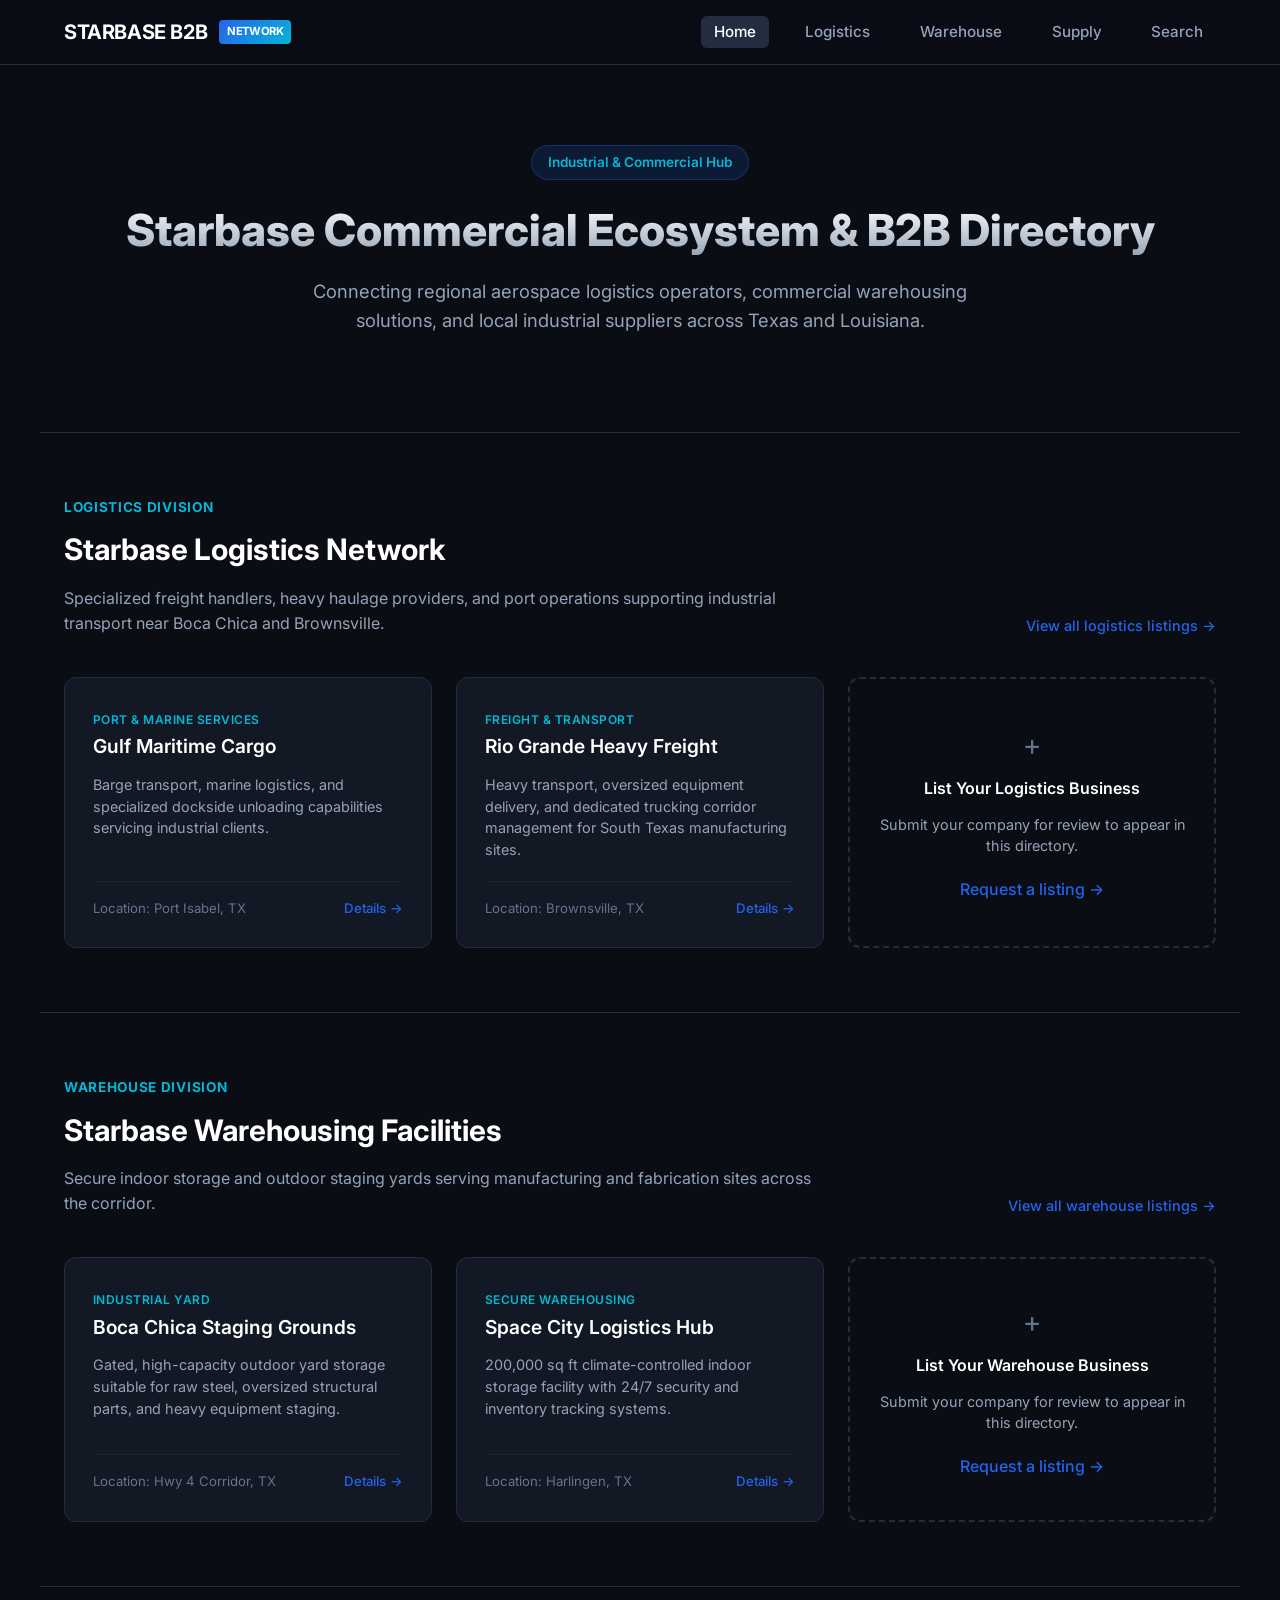
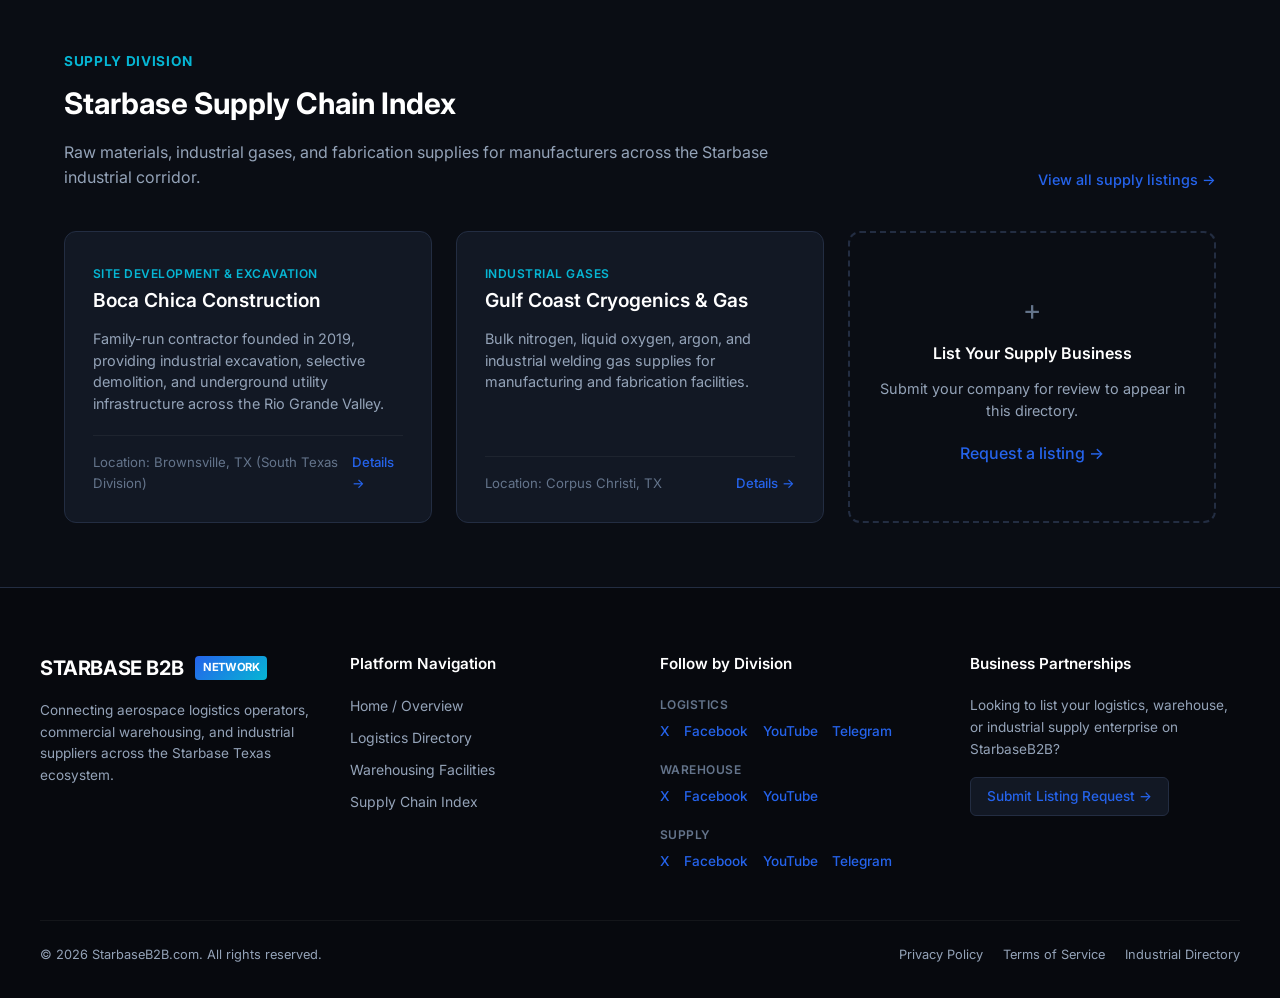
<file: index.html>
<!DOCTYPE html><html lang="en"> <head><meta charset="UTF-8"><meta name="viewport" content="width=device-width, initial-scale=1.0"><title>Starbase B2B — Industrial Supply Chain &amp; Business Network</title><meta name="description" content="Connecting regional aerospace logistics operators, commercial warehousing solutions, and local industrial suppliers across Texas and Louisiana."><link rel="canonical" href="https://starbaseb2b.com/"><meta property="og:type" content="website"><meta property="og:title" content="Starbase B2B — Industrial Supply Chain &#38; Business Network"><meta property="og:description" content="Connecting regional aerospace logistics operators, commercial warehousing solutions, and local industrial suppliers across Texas and Louisiana."><meta property="og:url" content="https://starbaseb2b.com/"><link rel="icon" href="data:image/svg+xml,%3Csvg xmlns='http://www.w3.org/2000/svg' viewBox='0 0 32 32'%3E%3Crect width='32' height='32' rx='6' fill='%230a0d14'/%3E%3Cdefs%3E%3ClinearGradient id='g' x1='0' y1='0' x2='32' y2='32'%3E%3Cstop offset='0' stop-color='%232563eb'/%3E%3Cstop offset='1' stop-color='%2306b6d4'/%3E%3C/linearGradient%3E%3C/defs%3E%3Ctext x='16' y='22' font-family='Arial,sans-serif' font-weight='700' font-size='15' fill='url(%23g)' text-anchor='middle'%3ESB%3C/text%3E%3C/svg%3E"><link rel="preconnect" href="https://fonts.googleapis.com"><link rel="preconnect" href="https://fonts.gstatic.com" crossorigin><link href="https://fonts.googleapis.com/css2?family=Inter:wght@300;400;500;600;700&display=swap" rel="stylesheet"><link rel="stylesheet" href="/_astro/index.CBoNeMst.css"></head> <body> <header> <div class="nav-container"> <a href="/" class="brand">
STARBASE B2B
<span class="brand-badge">NETWORK</span> </a> <nav> <ul> <li><a href="/" class="active">Home</a></li> <li><a href="/logistics/" class="">Logistics</a></li> <li><a href="/warehouse/" class="">Warehouse</a></li> <li><a href="/supply/" class="">Supply</a></li> <li><a href="/search/" class="">Search</a></li> </ul> </nav> </div> </header> <main data-pagefind-body>  <section class="hero"> <span class="hero-badge">Industrial &amp; Commercial Hub</span> <h1>Starbase Commercial Ecosystem &amp; B2B Directory</h1> <p>Connecting regional aerospace logistics operators, commercial warehousing solutions, and local industrial suppliers across Texas and Louisiana.</p> </section> <section class="content-section" id="logistics"> <div class="section-header"> <div> <span class="section-tag">Logistics Division</span> <h2 class="section-title">Starbase Logistics Network</h2> <p class="section-desc">Specialized freight handlers, heavy haulage providers, and port operations supporting industrial transport near Boca Chica and Brownsville.</p> </div> <a href="/logistics/" class="section-link">View all logistics listings &rarr;</a> </div> <div class="enterprise-grid"> <a href="/logistics/gulf-maritime-cargo/" class="card"> <div> <span class="card-category">Port &amp; Marine Services</span> <h3 class="card-title">Gulf Maritime Cargo</h3> <p class="card-text">Barge transport, marine logistics, and specialized dockside unloading capabilities servicing industrial clients.</p> </div> <div class="card-meta"> <span>Location: Port Isabel, TX</span> <span class="card-link">Details &rarr;</span> </div> </a><a href="/logistics/rio-grande-heavy-freight/" class="card"> <div> <span class="card-category">Freight &amp; Transport</span> <h3 class="card-title">Rio Grande Heavy Freight</h3> <p class="card-text">Heavy transport, oversized equipment delivery, and dedicated trucking corridor management for South Texas manufacturing sites.</p> </div> <div class="card-meta"> <span>Location: Brownsville, TX</span> <span class="card-link">Details &rarr;</span> </div> </a> <div class="card card-placeholder"> <div class="placeholder-icon">+</div> <h3 class="card-title" style="font-size: 1rem;">List Your Logistics Business</h3> <p class="card-text">Submit your company for review to appear in this directory.</p> <a href="mailto:contact@starbaseb2b.com?subject=Logistics%20Listing%20Request" class="card-link">Request a listing &rarr;</a> </div> </div> </section> <section class="content-section" id="warehouse"> <div class="section-header"> <div> <span class="section-tag">Warehouse Division</span> <h2 class="section-title">Starbase Warehousing Facilities</h2> <p class="section-desc">Secure indoor storage and outdoor staging yards serving manufacturing and fabrication sites across the corridor.</p> </div> <a href="/warehouse/" class="section-link">View all warehouse listings &rarr;</a> </div> <div class="enterprise-grid"> <a href="/warehouse/boca-chica-staging-grounds/" class="card"> <div> <span class="card-category">Industrial Yard</span> <h3 class="card-title">Boca Chica Staging Grounds</h3> <p class="card-text">Gated, high-capacity outdoor yard storage suitable for raw steel, oversized structural parts, and heavy equipment staging.</p> </div> <div class="card-meta"> <span>Location: Hwy 4 Corridor, TX</span> <span class="card-link">Details &rarr;</span> </div> </a><a href="/warehouse/space-city-logistics-hub/" class="card"> <div> <span class="card-category">Secure Warehousing</span> <h3 class="card-title">Space City Logistics Hub</h3> <p class="card-text">200,000 sq ft climate-controlled indoor storage facility with 24/7 security and inventory tracking systems.</p> </div> <div class="card-meta"> <span>Location: Harlingen, TX</span> <span class="card-link">Details &rarr;</span> </div> </a> <div class="card card-placeholder"> <div class="placeholder-icon">+</div> <h3 class="card-title" style="font-size: 1rem;">List Your Warehouse Business</h3> <p class="card-text">Submit your company for review to appear in this directory.</p> <a href="mailto:contact@starbaseb2b.com?subject=Warehouse%20Listing%20Request" class="card-link">Request a listing &rarr;</a> </div> </div> </section> <section class="content-section" id="supply"> <div class="section-header"> <div> <span class="section-tag">Supply Division</span> <h2 class="section-title">Starbase Supply Chain Index</h2> <p class="section-desc">Raw materials, industrial gases, and fabrication supplies for manufacturers across the Starbase industrial corridor.</p> </div> <a href="/supply/" class="section-link">View all supply listings &rarr;</a> </div> <div class="enterprise-grid"> <a href="/supply/boca-chica-construction/" class="card"> <div> <span class="card-category">Site Development &amp; Excavation</span> <h3 class="card-title">Boca Chica Construction</h3> <p class="card-text">Family-run contractor founded in 2019, providing industrial excavation, selective demolition, and underground utility infrastructure across the Rio Grande Valley.</p> </div> <div class="card-meta"> <span>Location: Brownsville, TX (South Texas Division)</span> <span class="card-link">Details &rarr;</span> </div> </a><a href="/supply/gulf-coast-cryogenics-gas/" class="card"> <div> <span class="card-category">Industrial Gases</span> <h3 class="card-title">Gulf Coast Cryogenics &amp; Gas</h3> <p class="card-text">Bulk nitrogen, liquid oxygen, argon, and industrial welding gas supplies for manufacturing and fabrication facilities.</p> </div> <div class="card-meta"> <span>Location: Corpus Christi, TX</span> <span class="card-link">Details &rarr;</span> </div> </a> <div class="card card-placeholder"> <div class="placeholder-icon">+</div> <h3 class="card-title" style="font-size: 1rem;">List Your Supply Business</h3> <p class="card-text">Submit your company for review to appear in this directory.</p> <a href="mailto:contact@starbaseb2b.com?subject=Supply%20Listing%20Request" class="card-link">Request a listing &rarr;</a> </div> </div> </section>  </main> <footer> <div class="footer-grid"> <div> <a href="/" class="brand" style="margin-bottom: 1rem;">
STARBASE B2B
<span class="brand-badge">NETWORK</span> </a> <p class="footer-brand-desc">
Connecting aerospace logistics operators, commercial warehousing, and industrial suppliers across the Starbase Texas ecosystem.
</p> </div> <div> <h4 class="footer-heading">Platform Navigation</h4> <ul class="footer-list"> <li><a href="/">Home / Overview</a></li> <li><a href="/logistics/">Logistics Directory</a></li> <li><a href="/warehouse/">Warehousing Facilities</a></li> <li><a href="/supply/">Supply Chain Index</a></li> </ul> </div> <div> <h4 class="footer-heading">Follow by Division</h4> <div class="footer-social-group"> <span class="footer-social-label">Logistics</span> <div class="footer-social-links"> <a href="https://x.com/StarbaseLogi" target="_blank" rel="noopener">X</a> <a href="https://facebook.com/StarbaseLogi" target="_blank" rel="noopener">Facebook</a> <a href="https://youtube.com/@StarbaseLogi" target="_blank" rel="noopener">YouTube</a> <a href="https://t.me/StarbaseLogi" target="_blank" rel="noopener">Telegram</a> </div> </div> <div class="footer-social-group"> <span class="footer-social-label">Warehouse</span> <div class="footer-social-links"> <a href="https://x.com/StarbaseWarehouse" target="_blank" rel="noopener">X</a> <a href="https://facebook.com/StarbaseWarehouse" target="_blank" rel="noopener">Facebook</a> <a href="https://youtube.com/@StarbaseWarehouse" target="_blank" rel="noopener">YouTube</a> </div> </div> <div class="footer-social-group"> <span class="footer-social-label">Supply</span> <div class="footer-social-links"> <a href="https://x.com/StarbaseSupply" target="_blank" rel="noopener">X</a> <a href="https://facebook.com/StarbaseSupply" target="_blank" rel="noopener">Facebook</a> <a href="https://youtube.com/@StarbaseSupply" target="_blank" rel="noopener">YouTube</a> <a href="https://t.me/StarbaseSupply" target="_blank" rel="noopener">Telegram</a> </div> </div> </div> <div> <h4 class="footer-heading">Business Partnerships</h4> <p class="footer-brand-desc" style="margin-top: 0; margin-bottom: 1rem;">
Looking to list your logistics, warehouse, or industrial supply enterprise on StarbaseB2B?
</p> <a href="mailto:contact@starbaseb2b.com?subject=Business%20Partnership%20Inquiry" class="footer-cta-btn">
Submit Listing Request &rarr;
</a> </div> </div> <div class="footer-bottom"> <div>&copy; 2026 StarbaseB2B.com. All rights reserved.</div> <div class="footer-links"> <a href="/privacy/">Privacy Policy</a> <a href="/terms/">Terms of Service</a> <a href="/logistics/">Industrial Directory</a> </div> </div> </footer> </body></html>
</file>
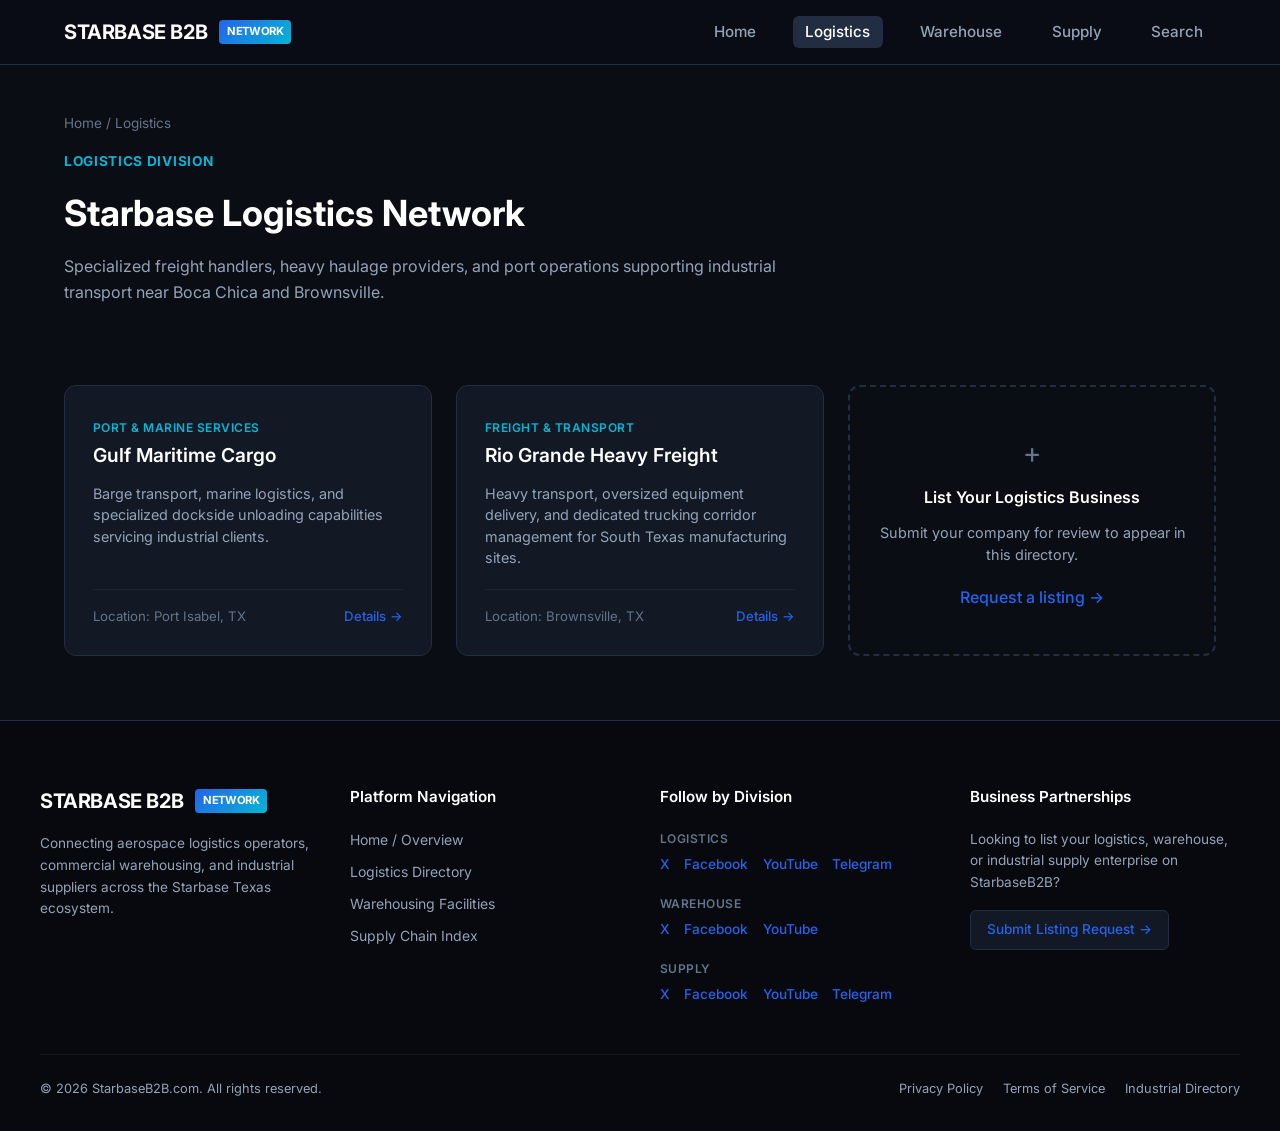
<file: logistics/index.html>
<!DOCTYPE html><html lang="en"> <head><meta charset="UTF-8"><meta name="viewport" content="width=device-width, initial-scale=1.0"><title>Logistics Directory — Starbase B2B</title><meta name="description" content="Freight handlers, heavy haulage providers, and port operations supporting industrial transport near Boca Chica and Brownsville, Texas."><link rel="canonical" href="https://starbaseb2b.com/logistics/"><meta property="og:type" content="website"><meta property="og:title" content="Logistics Directory — Starbase B2B"><meta property="og:description" content="Freight handlers, heavy haulage providers, and port operations supporting industrial transport near Boca Chica and Brownsville, Texas."><meta property="og:url" content="https://starbaseb2b.com/logistics/"><link rel="icon" href="data:image/svg+xml,%3Csvg xmlns='http://www.w3.org/2000/svg' viewBox='0 0 32 32'%3E%3Crect width='32' height='32' rx='6' fill='%230a0d14'/%3E%3Cdefs%3E%3ClinearGradient id='g' x1='0' y1='0' x2='32' y2='32'%3E%3Cstop offset='0' stop-color='%232563eb'/%3E%3Cstop offset='1' stop-color='%2306b6d4'/%3E%3C/linearGradient%3E%3C/defs%3E%3Ctext x='16' y='22' font-family='Arial,sans-serif' font-weight='700' font-size='15' fill='url(%23g)' text-anchor='middle'%3ESB%3C/text%3E%3C/svg%3E"><link rel="preconnect" href="https://fonts.googleapis.com"><link rel="preconnect" href="https://fonts.gstatic.com" crossorigin><link href="https://fonts.googleapis.com/css2?family=Inter:wght@300;400;500;600;700&display=swap" rel="stylesheet"><link rel="stylesheet" href="/_astro/index.CBoNeMst.css"></head> <body> <header> <div class="nav-container"> <a href="/" class="brand">
STARBASE B2B
<span class="brand-badge">NETWORK</span> </a> <nav> <ul> <li><a href="/" class="">Home</a></li> <li><a href="/logistics/" class="active">Logistics</a></li> <li><a href="/warehouse/" class="">Warehouse</a></li> <li><a href="/supply/" class="">Supply</a></li> <li><a href="/search/" class="">Search</a></li> </ul> </nav> </div> </header> <main data-pagefind-body>  <div class="page-header"> <div class="breadcrumb"><a href="/">Home</a> / Logistics</div> <span class="section-tag">Logistics Division</span> <h1 class="section-title" style="font-size: 2.25rem;">Starbase Logistics Network</h1> <p class="section-desc">Specialized freight handlers, heavy haulage providers, and port operations supporting industrial transport near Boca Chica and Brownsville.</p> </div> <section class="content-section" style="border-top: none;"> <div class="enterprise-grid"> <a href="/logistics/gulf-maritime-cargo/" class="card"> <div> <span class="card-category">Port &amp; Marine Services</span> <h3 class="card-title">Gulf Maritime Cargo</h3> <p class="card-text">Barge transport, marine logistics, and specialized dockside unloading capabilities servicing industrial clients.</p> </div> <div class="card-meta"> <span>Location: Port Isabel, TX</span> <span class="card-link">Details &rarr;</span> </div> </a><a href="/logistics/rio-grande-heavy-freight/" class="card"> <div> <span class="card-category">Freight &amp; Transport</span> <h3 class="card-title">Rio Grande Heavy Freight</h3> <p class="card-text">Heavy transport, oversized equipment delivery, and dedicated trucking corridor management for South Texas manufacturing sites.</p> </div> <div class="card-meta"> <span>Location: Brownsville, TX</span> <span class="card-link">Details &rarr;</span> </div> </a> <div class="card card-placeholder"> <div class="placeholder-icon">+</div> <h3 class="card-title" style="font-size: 1rem;">List Your Logistics Business</h3> <p class="card-text">Submit your company for review to appear in this directory.</p> <a href="mailto:contact@starbaseb2b.com?subject=Logistics%20Listing%20Request" class="card-link">Request a listing &rarr;</a> </div> </div> </section>  </main> <footer> <div class="footer-grid"> <div> <a href="/" class="brand" style="margin-bottom: 1rem;">
STARBASE B2B
<span class="brand-badge">NETWORK</span> </a> <p class="footer-brand-desc">
Connecting aerospace logistics operators, commercial warehousing, and industrial suppliers across the Starbase Texas ecosystem.
</p> </div> <div> <h4 class="footer-heading">Platform Navigation</h4> <ul class="footer-list"> <li><a href="/">Home / Overview</a></li> <li><a href="/logistics/">Logistics Directory</a></li> <li><a href="/warehouse/">Warehousing Facilities</a></li> <li><a href="/supply/">Supply Chain Index</a></li> </ul> </div> <div> <h4 class="footer-heading">Follow by Division</h4> <div class="footer-social-group"> <span class="footer-social-label">Logistics</span> <div class="footer-social-links"> <a href="https://x.com/StarbaseLogi" target="_blank" rel="noopener">X</a> <a href="https://facebook.com/StarbaseLogi" target="_blank" rel="noopener">Facebook</a> <a href="https://youtube.com/@StarbaseLogi" target="_blank" rel="noopener">YouTube</a> <a href="https://t.me/StarbaseLogi" target="_blank" rel="noopener">Telegram</a> </div> </div> <div class="footer-social-group"> <span class="footer-social-label">Warehouse</span> <div class="footer-social-links"> <a href="https://x.com/StarbaseWarehouse" target="_blank" rel="noopener">X</a> <a href="https://facebook.com/StarbaseWarehouse" target="_blank" rel="noopener">Facebook</a> <a href="https://youtube.com/@StarbaseWarehouse" target="_blank" rel="noopener">YouTube</a> </div> </div> <div class="footer-social-group"> <span class="footer-social-label">Supply</span> <div class="footer-social-links"> <a href="https://x.com/StarbaseSupply" target="_blank" rel="noopener">X</a> <a href="https://facebook.com/StarbaseSupply" target="_blank" rel="noopener">Facebook</a> <a href="https://youtube.com/@StarbaseSupply" target="_blank" rel="noopener">YouTube</a> <a href="https://t.me/StarbaseSupply" target="_blank" rel="noopener">Telegram</a> </div> </div> </div> <div> <h4 class="footer-heading">Business Partnerships</h4> <p class="footer-brand-desc" style="margin-top: 0; margin-bottom: 1rem;">
Looking to list your logistics, warehouse, or industrial supply enterprise on StarbaseB2B?
</p> <a href="mailto:contact@starbaseb2b.com?subject=Business%20Partnership%20Inquiry" class="footer-cta-btn">
Submit Listing Request &rarr;
</a> </div> </div> <div class="footer-bottom"> <div>&copy; 2026 StarbaseB2B.com. All rights reserved.</div> <div class="footer-links"> <a href="/privacy/">Privacy Policy</a> <a href="/terms/">Terms of Service</a> <a href="/logistics/">Industrial Directory</a> </div> </div> </footer> </body></html>
</file>
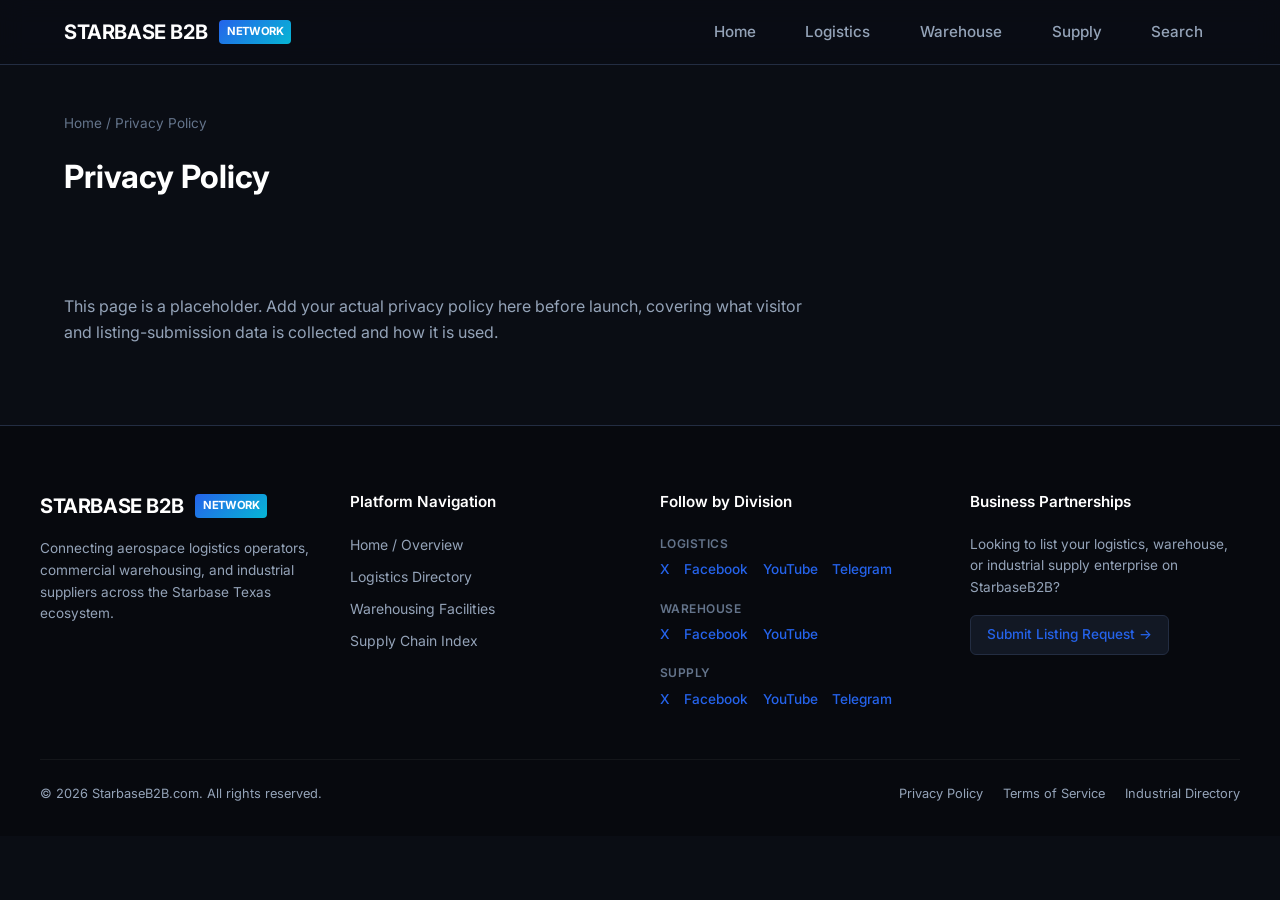
<file: privacy/index.html>
<!DOCTYPE html><html lang="en"> <head><meta charset="UTF-8"><meta name="viewport" content="width=device-width, initial-scale=1.0"><title>Privacy Policy — Starbase B2B</title><meta name="description" content="Privacy policy for the Starbase B2B industrial directory."><link rel="canonical" href="https://starbaseb2b.com/privacy/"><meta property="og:type" content="website"><meta property="og:title" content="Privacy Policy — Starbase B2B"><meta property="og:description" content="Privacy policy for the Starbase B2B industrial directory."><meta property="og:url" content="https://starbaseb2b.com/privacy/"><link rel="icon" href="data:image/svg+xml,%3Csvg xmlns='http://www.w3.org/2000/svg' viewBox='0 0 32 32'%3E%3Crect width='32' height='32' rx='6' fill='%230a0d14'/%3E%3Cdefs%3E%3ClinearGradient id='g' x1='0' y1='0' x2='32' y2='32'%3E%3Cstop offset='0' stop-color='%232563eb'/%3E%3Cstop offset='1' stop-color='%2306b6d4'/%3E%3C/linearGradient%3E%3C/defs%3E%3Ctext x='16' y='22' font-family='Arial,sans-serif' font-weight='700' font-size='15' fill='url(%23g)' text-anchor='middle'%3ESB%3C/text%3E%3C/svg%3E"><link rel="preconnect" href="https://fonts.googleapis.com"><link rel="preconnect" href="https://fonts.gstatic.com" crossorigin><link href="https://fonts.googleapis.com/css2?family=Inter:wght@300;400;500;600;700&display=swap" rel="stylesheet"><link rel="stylesheet" href="/_astro/index.CBoNeMst.css"></head> <body> <header> <div class="nav-container"> <a href="/" class="brand">
STARBASE B2B
<span class="brand-badge">NETWORK</span> </a> <nav> <ul> <li><a href="/" class="">Home</a></li> <li><a href="/logistics/" class="">Logistics</a></li> <li><a href="/warehouse/" class="">Warehouse</a></li> <li><a href="/supply/" class="">Supply</a></li> <li><a href="/search/" class="">Search</a></li> </ul> </nav> </div> </header> <main data-pagefind-body>  <div class="page-header"> <div class="breadcrumb"><a href="/">Home</a> / Privacy Policy</div> <h1 class="section-title" style="font-size: 2rem;">Privacy Policy</h1> </div> <section class="content-section" style="border-top: none;"> <div class="detail-body"> <p>This page is a placeholder. Add your actual privacy policy here before launch, covering what visitor and listing-submission data is collected and how it is used.</p> </div> </section>  </main> <footer> <div class="footer-grid"> <div> <a href="/" class="brand" style="margin-bottom: 1rem;">
STARBASE B2B
<span class="brand-badge">NETWORK</span> </a> <p class="footer-brand-desc">
Connecting aerospace logistics operators, commercial warehousing, and industrial suppliers across the Starbase Texas ecosystem.
</p> </div> <div> <h4 class="footer-heading">Platform Navigation</h4> <ul class="footer-list"> <li><a href="/">Home / Overview</a></li> <li><a href="/logistics/">Logistics Directory</a></li> <li><a href="/warehouse/">Warehousing Facilities</a></li> <li><a href="/supply/">Supply Chain Index</a></li> </ul> </div> <div> <h4 class="footer-heading">Follow by Division</h4> <div class="footer-social-group"> <span class="footer-social-label">Logistics</span> <div class="footer-social-links"> <a href="https://x.com/StarbaseLogi" target="_blank" rel="noopener">X</a> <a href="https://facebook.com/StarbaseLogi" target="_blank" rel="noopener">Facebook</a> <a href="https://youtube.com/@StarbaseLogi" target="_blank" rel="noopener">YouTube</a> <a href="https://t.me/StarbaseLogi" target="_blank" rel="noopener">Telegram</a> </div> </div> <div class="footer-social-group"> <span class="footer-social-label">Warehouse</span> <div class="footer-social-links"> <a href="https://x.com/StarbaseWarehouse" target="_blank" rel="noopener">X</a> <a href="https://facebook.com/StarbaseWarehouse" target="_blank" rel="noopener">Facebook</a> <a href="https://youtube.com/@StarbaseWarehouse" target="_blank" rel="noopener">YouTube</a> </div> </div> <div class="footer-social-group"> <span class="footer-social-label">Supply</span> <div class="footer-social-links"> <a href="https://x.com/StarbaseSupply" target="_blank" rel="noopener">X</a> <a href="https://facebook.com/StarbaseSupply" target="_blank" rel="noopener">Facebook</a> <a href="https://youtube.com/@StarbaseSupply" target="_blank" rel="noopener">YouTube</a> <a href="https://t.me/StarbaseSupply" target="_blank" rel="noopener">Telegram</a> </div> </div> </div> <div> <h4 class="footer-heading">Business Partnerships</h4> <p class="footer-brand-desc" style="margin-top: 0; margin-bottom: 1rem;">
Looking to list your logistics, warehouse, or industrial supply enterprise on StarbaseB2B?
</p> <a href="mailto:contact@starbaseb2b.com?subject=Business%20Partnership%20Inquiry" class="footer-cta-btn">
Submit Listing Request &rarr;
</a> </div> </div> <div class="footer-bottom"> <div>&copy; 2026 StarbaseB2B.com. All rights reserved.</div> <div class="footer-links"> <a href="/privacy/">Privacy Policy</a> <a href="/terms/">Terms of Service</a> <a href="/logistics/">Industrial Directory</a> </div> </div> </footer> </body></html>
</file>
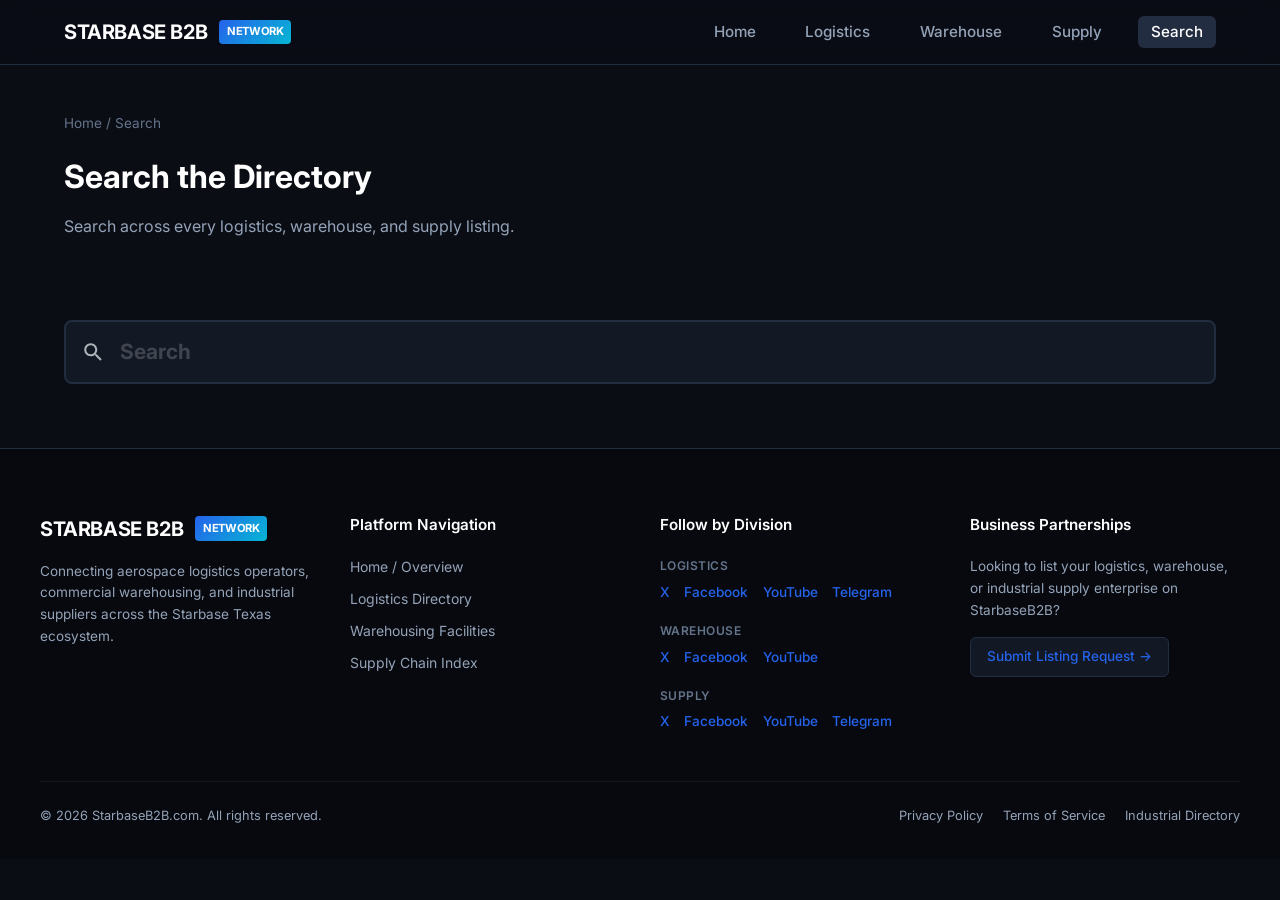
<file: search/index.html>
<!DOCTYPE html><html lang="en"> <head><meta charset="UTF-8"><meta name="viewport" content="width=device-width, initial-scale=1.0"><title>Search — Starbase B2B</title><meta name="description" content="Search the Starbase B2B logistics, warehouse, and supply directory."><link rel="canonical" href="https://starbaseb2b.com/search/"><meta property="og:type" content="website"><meta property="og:title" content="Search — Starbase B2B"><meta property="og:description" content="Search the Starbase B2B logistics, warehouse, and supply directory."><meta property="og:url" content="https://starbaseb2b.com/search/"><link rel="icon" href="data:image/svg+xml,%3Csvg xmlns='http://www.w3.org/2000/svg' viewBox='0 0 32 32'%3E%3Crect width='32' height='32' rx='6' fill='%230a0d14'/%3E%3Cdefs%3E%3ClinearGradient id='g' x1='0' y1='0' x2='32' y2='32'%3E%3Cstop offset='0' stop-color='%232563eb'/%3E%3Cstop offset='1' stop-color='%2306b6d4'/%3E%3C/linearGradient%3E%3C/defs%3E%3Ctext x='16' y='22' font-family='Arial,sans-serif' font-weight='700' font-size='15' fill='url(%23g)' text-anchor='middle'%3ESB%3C/text%3E%3C/svg%3E"><link rel="preconnect" href="https://fonts.googleapis.com"><link rel="preconnect" href="https://fonts.gstatic.com" crossorigin><link href="https://fonts.googleapis.com/css2?family=Inter:wght@300;400;500;600;700&display=swap" rel="stylesheet"><style>#search[data-astro-cid-ipsxrsrh]{--pagefind-ui-scale: 1;--pagefind-ui-primary: #2563eb;--pagefind-ui-text: #f1f5f9;--pagefind-ui-background: #121824;--pagefind-ui-border: #232d42;--pagefind-ui-tag: #1a2234;--pagefind-ui-font: "Inter", system-ui, sans-serif}
</style>
<link rel="stylesheet" href="/_astro/index.CBoNeMst.css"></head> <body> <header> <div class="nav-container"> <a href="/" class="brand">
STARBASE B2B
<span class="brand-badge">NETWORK</span> </a> <nav> <ul> <li><a href="/" class="">Home</a></li> <li><a href="/logistics/" class="">Logistics</a></li> <li><a href="/warehouse/" class="">Warehouse</a></li> <li><a href="/supply/" class="">Supply</a></li> <li><a href="/search/" class="active">Search</a></li> </ul> </nav> </div> </header> <main data-pagefind-body>  <div class="page-header" data-astro-cid-ipsxrsrh> <div class="breadcrumb" data-astro-cid-ipsxrsrh><a href="/" data-astro-cid-ipsxrsrh>Home</a> / Search</div> <h1 class="section-title" style="font-size: 2rem;" data-astro-cid-ipsxrsrh>Search the Directory</h1> <p class="section-desc" data-astro-cid-ipsxrsrh>Search across every logistics, warehouse, and supply listing.</p> </div> <section class="content-section" style="border-top: none;" data-astro-cid-ipsxrsrh> <div id="search" data-astro-cid-ipsxrsrh></div> </section> <link href="/pagefind/pagefind-ui.css" rel="stylesheet"> <script src="/pagefind/pagefind-ui.js"></script> <script>
        window.addEventListener('DOMContentLoaded', () => {
            if (typeof PagefindUI !== 'undefined') {
                new PagefindUI({ element: "#search", showSubResults: true });
            }
        });
    </script>  </main> <footer> <div class="footer-grid"> <div> <a href="/" class="brand" style="margin-bottom: 1rem;">
STARBASE B2B
<span class="brand-badge">NETWORK</span> </a> <p class="footer-brand-desc">
Connecting aerospace logistics operators, commercial warehousing, and industrial suppliers across the Starbase Texas ecosystem.
</p> </div> <div> <h4 class="footer-heading">Platform Navigation</h4> <ul class="footer-list"> <li><a href="/">Home / Overview</a></li> <li><a href="/logistics/">Logistics Directory</a></li> <li><a href="/warehouse/">Warehousing Facilities</a></li> <li><a href="/supply/">Supply Chain Index</a></li> </ul> </div> <div> <h4 class="footer-heading">Follow by Division</h4> <div class="footer-social-group"> <span class="footer-social-label">Logistics</span> <div class="footer-social-links"> <a href="https://x.com/StarbaseLogi" target="_blank" rel="noopener">X</a> <a href="https://facebook.com/StarbaseLogi" target="_blank" rel="noopener">Facebook</a> <a href="https://youtube.com/@StarbaseLogi" target="_blank" rel="noopener">YouTube</a> <a href="https://t.me/StarbaseLogi" target="_blank" rel="noopener">Telegram</a> </div> </div> <div class="footer-social-group"> <span class="footer-social-label">Warehouse</span> <div class="footer-social-links"> <a href="https://x.com/StarbaseWarehouse" target="_blank" rel="noopener">X</a> <a href="https://facebook.com/StarbaseWarehouse" target="_blank" rel="noopener">Facebook</a> <a href="https://youtube.com/@StarbaseWarehouse" target="_blank" rel="noopener">YouTube</a> </div> </div> <div class="footer-social-group"> <span class="footer-social-label">Supply</span> <div class="footer-social-links"> <a href="https://x.com/StarbaseSupply" target="_blank" rel="noopener">X</a> <a href="https://facebook.com/StarbaseSupply" target="_blank" rel="noopener">Facebook</a> <a href="https://youtube.com/@StarbaseSupply" target="_blank" rel="noopener">YouTube</a> <a href="https://t.me/StarbaseSupply" target="_blank" rel="noopener">Telegram</a> </div> </div> </div> <div> <h4 class="footer-heading">Business Partnerships</h4> <p class="footer-brand-desc" style="margin-top: 0; margin-bottom: 1rem;">
Looking to list your logistics, warehouse, or industrial supply enterprise on StarbaseB2B?
</p> <a href="mailto:contact@starbaseb2b.com?subject=Business%20Partnership%20Inquiry" class="footer-cta-btn">
Submit Listing Request &rarr;
</a> </div> </div> <div class="footer-bottom"> <div>&copy; 2026 StarbaseB2B.com. All rights reserved.</div> <div class="footer-links"> <a href="/privacy/">Privacy Policy</a> <a href="/terms/">Terms of Service</a> <a href="/logistics/">Industrial Directory</a> </div> </div> </footer> </body></html>
</file>
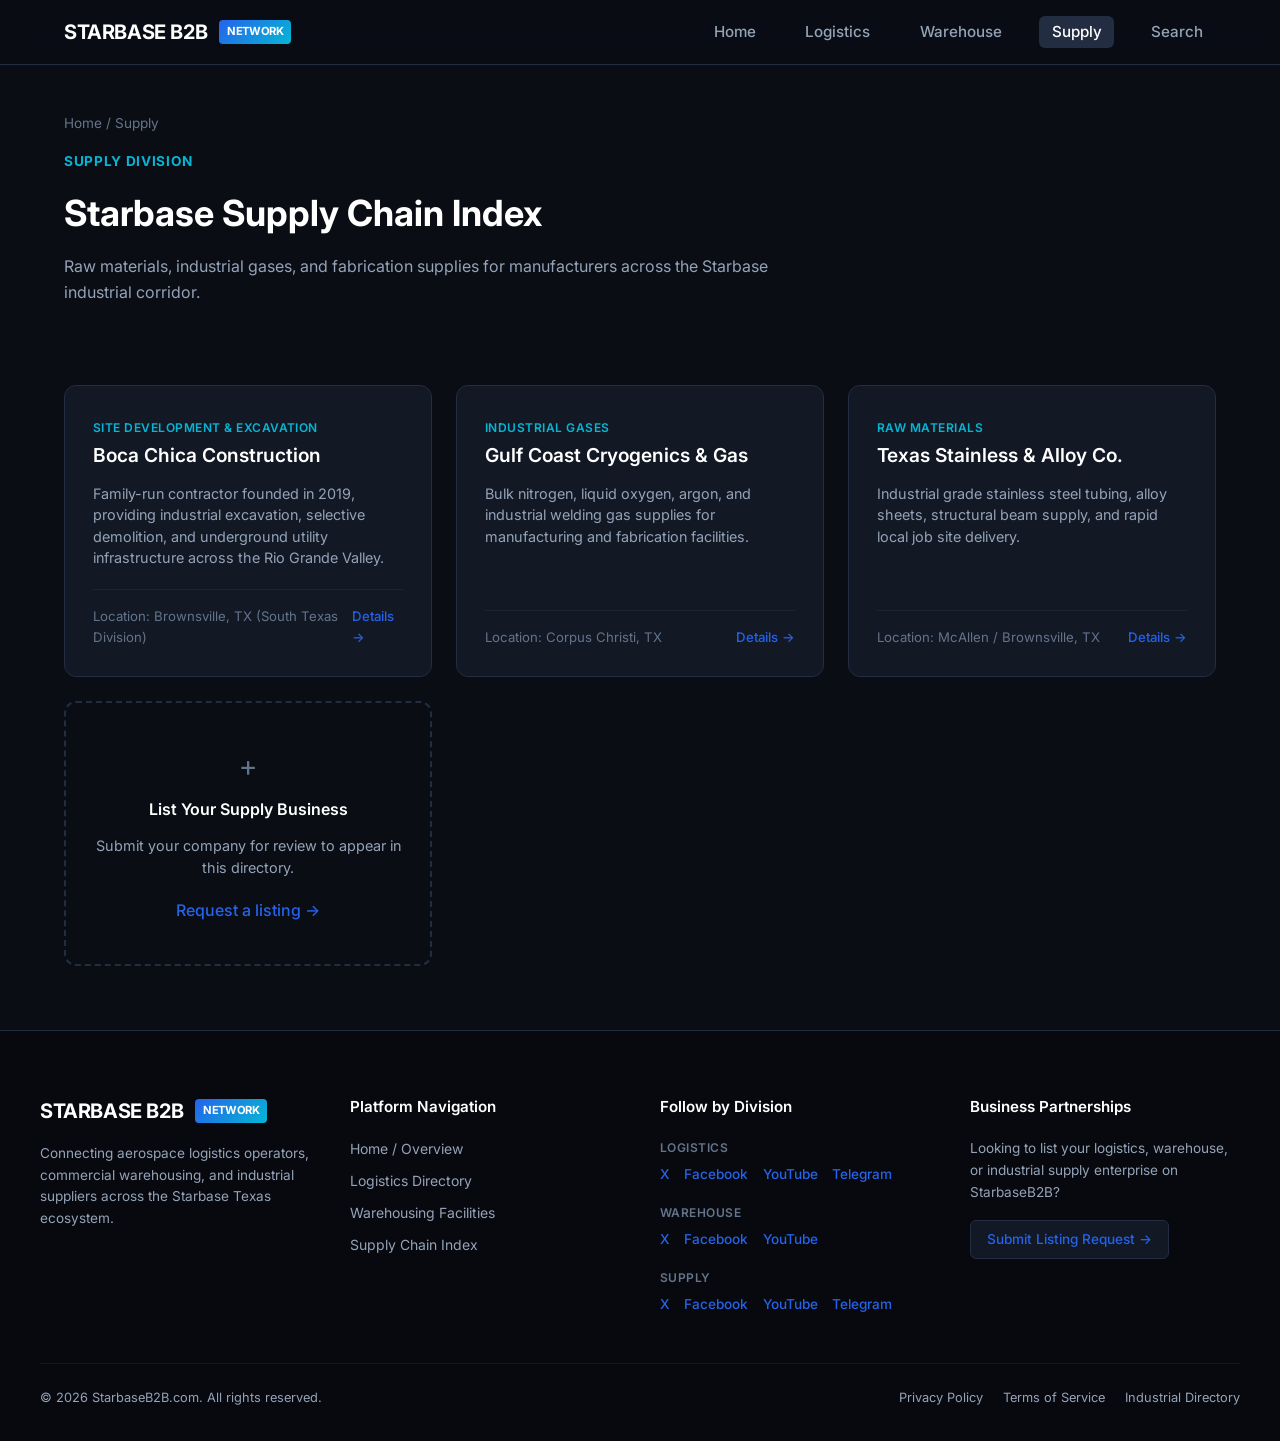
<file: supply/index.html>
<!DOCTYPE html><html lang="en"> <head><meta charset="UTF-8"><meta name="viewport" content="width=device-width, initial-scale=1.0"><title>Supply Chain Directory — Starbase B2B</title><meta name="description" content="Raw materials, industrial gases, and fabrication supplies for manufacturers across the Starbase industrial corridor."><link rel="canonical" href="https://starbaseb2b.com/supply/"><meta property="og:type" content="website"><meta property="og:title" content="Supply Chain Directory — Starbase B2B"><meta property="og:description" content="Raw materials, industrial gases, and fabrication supplies for manufacturers across the Starbase industrial corridor."><meta property="og:url" content="https://starbaseb2b.com/supply/"><link rel="icon" href="data:image/svg+xml,%3Csvg xmlns='http://www.w3.org/2000/svg' viewBox='0 0 32 32'%3E%3Crect width='32' height='32' rx='6' fill='%230a0d14'/%3E%3Cdefs%3E%3ClinearGradient id='g' x1='0' y1='0' x2='32' y2='32'%3E%3Cstop offset='0' stop-color='%232563eb'/%3E%3Cstop offset='1' stop-color='%2306b6d4'/%3E%3C/linearGradient%3E%3C/defs%3E%3Ctext x='16' y='22' font-family='Arial,sans-serif' font-weight='700' font-size='15' fill='url(%23g)' text-anchor='middle'%3ESB%3C/text%3E%3C/svg%3E"><link rel="preconnect" href="https://fonts.googleapis.com"><link rel="preconnect" href="https://fonts.gstatic.com" crossorigin><link href="https://fonts.googleapis.com/css2?family=Inter:wght@300;400;500;600;700&display=swap" rel="stylesheet"><link rel="stylesheet" href="/_astro/index.CBoNeMst.css"></head> <body> <header> <div class="nav-container"> <a href="/" class="brand">
STARBASE B2B
<span class="brand-badge">NETWORK</span> </a> <nav> <ul> <li><a href="/" class="">Home</a></li> <li><a href="/logistics/" class="">Logistics</a></li> <li><a href="/warehouse/" class="">Warehouse</a></li> <li><a href="/supply/" class="active">Supply</a></li> <li><a href="/search/" class="">Search</a></li> </ul> </nav> </div> </header> <main data-pagefind-body>  <div class="page-header"> <div class="breadcrumb"><a href="/">Home</a> / Supply</div> <span class="section-tag">Supply Division</span> <h1 class="section-title" style="font-size: 2.25rem;">Starbase Supply Chain Index</h1> <p class="section-desc">Raw materials, industrial gases, and fabrication supplies for manufacturers across the Starbase industrial corridor.</p> </div> <section class="content-section" style="border-top: none;"> <div class="enterprise-grid"> <a href="/supply/boca-chica-construction/" class="card"> <div> <span class="card-category">Site Development &amp; Excavation</span> <h3 class="card-title">Boca Chica Construction</h3> <p class="card-text">Family-run contractor founded in 2019, providing industrial excavation, selective demolition, and underground utility infrastructure across the Rio Grande Valley.</p> </div> <div class="card-meta"> <span>Location: Brownsville, TX (South Texas Division)</span> <span class="card-link">Details &rarr;</span> </div> </a><a href="/supply/gulf-coast-cryogenics-gas/" class="card"> <div> <span class="card-category">Industrial Gases</span> <h3 class="card-title">Gulf Coast Cryogenics &amp; Gas</h3> <p class="card-text">Bulk nitrogen, liquid oxygen, argon, and industrial welding gas supplies for manufacturing and fabrication facilities.</p> </div> <div class="card-meta"> <span>Location: Corpus Christi, TX</span> <span class="card-link">Details &rarr;</span> </div> </a><a href="/supply/texas-stainless-alloy-co/" class="card"> <div> <span class="card-category">Raw Materials</span> <h3 class="card-title">Texas Stainless &amp; Alloy Co.</h3> <p class="card-text">Industrial grade stainless steel tubing, alloy sheets, structural beam supply, and rapid local job site delivery.</p> </div> <div class="card-meta"> <span>Location: McAllen / Brownsville, TX</span> <span class="card-link">Details &rarr;</span> </div> </a> <div class="card card-placeholder"> <div class="placeholder-icon">+</div> <h3 class="card-title" style="font-size: 1rem;">List Your Supply Business</h3> <p class="card-text">Submit your company for review to appear in this directory.</p> <a href="mailto:contact@starbaseb2b.com?subject=Supply%20Listing%20Request" class="card-link">Request a listing &rarr;</a> </div> </div> </section>  </main> <footer> <div class="footer-grid"> <div> <a href="/" class="brand" style="margin-bottom: 1rem;">
STARBASE B2B
<span class="brand-badge">NETWORK</span> </a> <p class="footer-brand-desc">
Connecting aerospace logistics operators, commercial warehousing, and industrial suppliers across the Starbase Texas ecosystem.
</p> </div> <div> <h4 class="footer-heading">Platform Navigation</h4> <ul class="footer-list"> <li><a href="/">Home / Overview</a></li> <li><a href="/logistics/">Logistics Directory</a></li> <li><a href="/warehouse/">Warehousing Facilities</a></li> <li><a href="/supply/">Supply Chain Index</a></li> </ul> </div> <div> <h4 class="footer-heading">Follow by Division</h4> <div class="footer-social-group"> <span class="footer-social-label">Logistics</span> <div class="footer-social-links"> <a href="https://x.com/StarbaseLogi" target="_blank" rel="noopener">X</a> <a href="https://facebook.com/StarbaseLogi" target="_blank" rel="noopener">Facebook</a> <a href="https://youtube.com/@StarbaseLogi" target="_blank" rel="noopener">YouTube</a> <a href="https://t.me/StarbaseLogi" target="_blank" rel="noopener">Telegram</a> </div> </div> <div class="footer-social-group"> <span class="footer-social-label">Warehouse</span> <div class="footer-social-links"> <a href="https://x.com/StarbaseWarehouse" target="_blank" rel="noopener">X</a> <a href="https://facebook.com/StarbaseWarehouse" target="_blank" rel="noopener">Facebook</a> <a href="https://youtube.com/@StarbaseWarehouse" target="_blank" rel="noopener">YouTube</a> </div> </div> <div class="footer-social-group"> <span class="footer-social-label">Supply</span> <div class="footer-social-links"> <a href="https://x.com/StarbaseSupply" target="_blank" rel="noopener">X</a> <a href="https://facebook.com/StarbaseSupply" target="_blank" rel="noopener">Facebook</a> <a href="https://youtube.com/@StarbaseSupply" target="_blank" rel="noopener">YouTube</a> <a href="https://t.me/StarbaseSupply" target="_blank" rel="noopener">Telegram</a> </div> </div> </div> <div> <h4 class="footer-heading">Business Partnerships</h4> <p class="footer-brand-desc" style="margin-top: 0; margin-bottom: 1rem;">
Looking to list your logistics, warehouse, or industrial supply enterprise on StarbaseB2B?
</p> <a href="mailto:contact@starbaseb2b.com?subject=Business%20Partnership%20Inquiry" class="footer-cta-btn">
Submit Listing Request &rarr;
</a> </div> </div> <div class="footer-bottom"> <div>&copy; 2026 StarbaseB2B.com. All rights reserved.</div> <div class="footer-links"> <a href="/privacy/">Privacy Policy</a> <a href="/terms/">Terms of Service</a> <a href="/logistics/">Industrial Directory</a> </div> </div> </footer> </body></html>
</file>
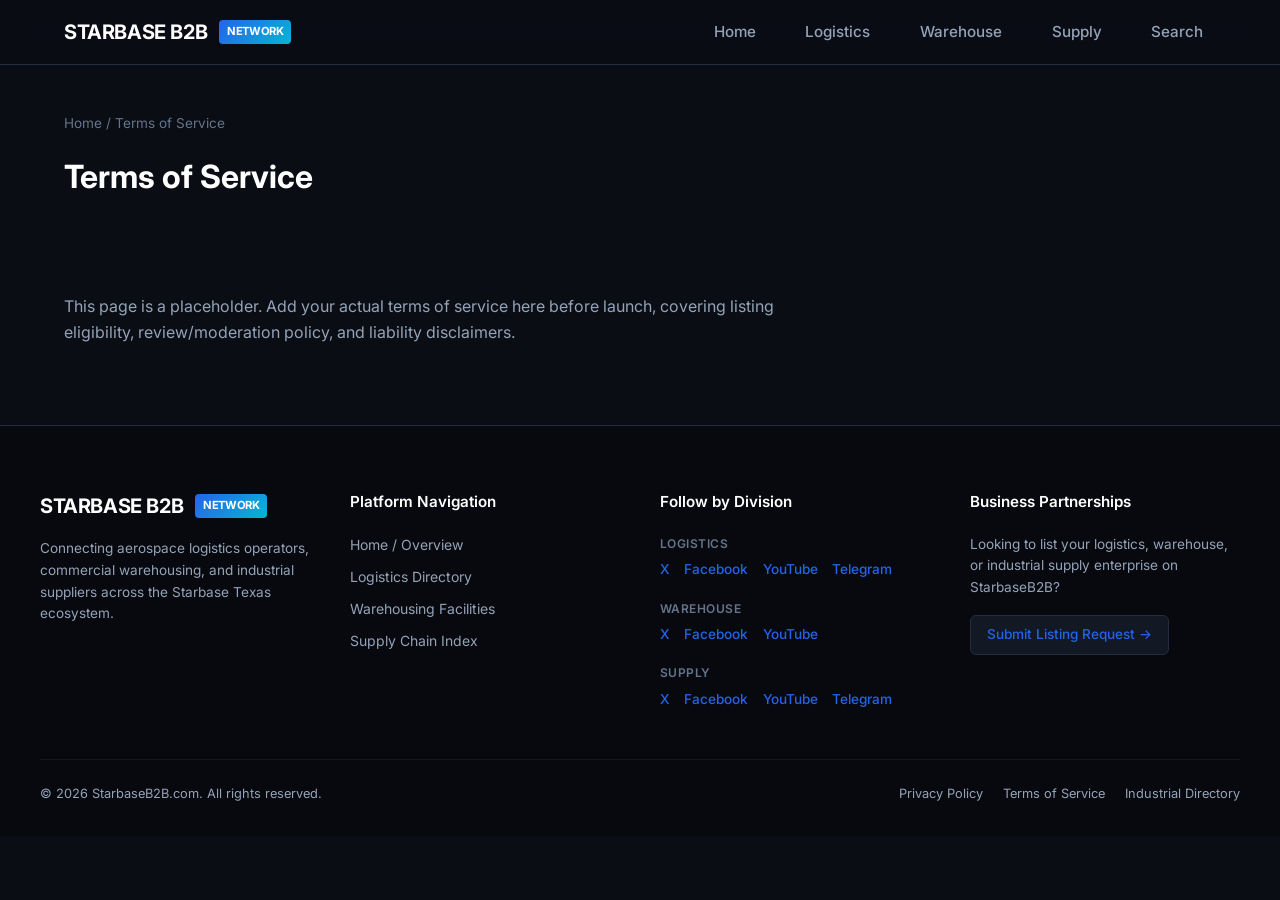
<file: terms/index.html>
<!DOCTYPE html><html lang="en"> <head><meta charset="UTF-8"><meta name="viewport" content="width=device-width, initial-scale=1.0"><title>Terms of Service — Starbase B2B</title><meta name="description" content="Terms of service for the Starbase B2B industrial directory."><link rel="canonical" href="https://starbaseb2b.com/terms/"><meta property="og:type" content="website"><meta property="og:title" content="Terms of Service — Starbase B2B"><meta property="og:description" content="Terms of service for the Starbase B2B industrial directory."><meta property="og:url" content="https://starbaseb2b.com/terms/"><link rel="icon" href="data:image/svg+xml,%3Csvg xmlns='http://www.w3.org/2000/svg' viewBox='0 0 32 32'%3E%3Crect width='32' height='32' rx='6' fill='%230a0d14'/%3E%3Cdefs%3E%3ClinearGradient id='g' x1='0' y1='0' x2='32' y2='32'%3E%3Cstop offset='0' stop-color='%232563eb'/%3E%3Cstop offset='1' stop-color='%2306b6d4'/%3E%3C/linearGradient%3E%3C/defs%3E%3Ctext x='16' y='22' font-family='Arial,sans-serif' font-weight='700' font-size='15' fill='url(%23g)' text-anchor='middle'%3ESB%3C/text%3E%3C/svg%3E"><link rel="preconnect" href="https://fonts.googleapis.com"><link rel="preconnect" href="https://fonts.gstatic.com" crossorigin><link href="https://fonts.googleapis.com/css2?family=Inter:wght@300;400;500;600;700&display=swap" rel="stylesheet"><link rel="stylesheet" href="/_astro/index.CBoNeMst.css"></head> <body> <header> <div class="nav-container"> <a href="/" class="brand">
STARBASE B2B
<span class="brand-badge">NETWORK</span> </a> <nav> <ul> <li><a href="/" class="">Home</a></li> <li><a href="/logistics/" class="">Logistics</a></li> <li><a href="/warehouse/" class="">Warehouse</a></li> <li><a href="/supply/" class="">Supply</a></li> <li><a href="/search/" class="">Search</a></li> </ul> </nav> </div> </header> <main data-pagefind-body>  <div class="page-header"> <div class="breadcrumb"><a href="/">Home</a> / Terms of Service</div> <h1 class="section-title" style="font-size: 2rem;">Terms of Service</h1> </div> <section class="content-section" style="border-top: none;"> <div class="detail-body"> <p>This page is a placeholder. Add your actual terms of service here before launch, covering listing eligibility, review/moderation policy, and liability disclaimers.</p> </div> </section>  </main> <footer> <div class="footer-grid"> <div> <a href="/" class="brand" style="margin-bottom: 1rem;">
STARBASE B2B
<span class="brand-badge">NETWORK</span> </a> <p class="footer-brand-desc">
Connecting aerospace logistics operators, commercial warehousing, and industrial suppliers across the Starbase Texas ecosystem.
</p> </div> <div> <h4 class="footer-heading">Platform Navigation</h4> <ul class="footer-list"> <li><a href="/">Home / Overview</a></li> <li><a href="/logistics/">Logistics Directory</a></li> <li><a href="/warehouse/">Warehousing Facilities</a></li> <li><a href="/supply/">Supply Chain Index</a></li> </ul> </div> <div> <h4 class="footer-heading">Follow by Division</h4> <div class="footer-social-group"> <span class="footer-social-label">Logistics</span> <div class="footer-social-links"> <a href="https://x.com/StarbaseLogi" target="_blank" rel="noopener">X</a> <a href="https://facebook.com/StarbaseLogi" target="_blank" rel="noopener">Facebook</a> <a href="https://youtube.com/@StarbaseLogi" target="_blank" rel="noopener">YouTube</a> <a href="https://t.me/StarbaseLogi" target="_blank" rel="noopener">Telegram</a> </div> </div> <div class="footer-social-group"> <span class="footer-social-label">Warehouse</span> <div class="footer-social-links"> <a href="https://x.com/StarbaseWarehouse" target="_blank" rel="noopener">X</a> <a href="https://facebook.com/StarbaseWarehouse" target="_blank" rel="noopener">Facebook</a> <a href="https://youtube.com/@StarbaseWarehouse" target="_blank" rel="noopener">YouTube</a> </div> </div> <div class="footer-social-group"> <span class="footer-social-label">Supply</span> <div class="footer-social-links"> <a href="https://x.com/StarbaseSupply" target="_blank" rel="noopener">X</a> <a href="https://facebook.com/StarbaseSupply" target="_blank" rel="noopener">Facebook</a> <a href="https://youtube.com/@StarbaseSupply" target="_blank" rel="noopener">YouTube</a> <a href="https://t.me/StarbaseSupply" target="_blank" rel="noopener">Telegram</a> </div> </div> </div> <div> <h4 class="footer-heading">Business Partnerships</h4> <p class="footer-brand-desc" style="margin-top: 0; margin-bottom: 1rem;">
Looking to list your logistics, warehouse, or industrial supply enterprise on StarbaseB2B?
</p> <a href="mailto:contact@starbaseb2b.com?subject=Business%20Partnership%20Inquiry" class="footer-cta-btn">
Submit Listing Request &rarr;
</a> </div> </div> <div class="footer-bottom"> <div>&copy; 2026 StarbaseB2B.com. All rights reserved.</div> <div class="footer-links"> <a href="/privacy/">Privacy Policy</a> <a href="/terms/">Terms of Service</a> <a href="/logistics/">Industrial Directory</a> </div> </div> </footer> </body></html>
</file>
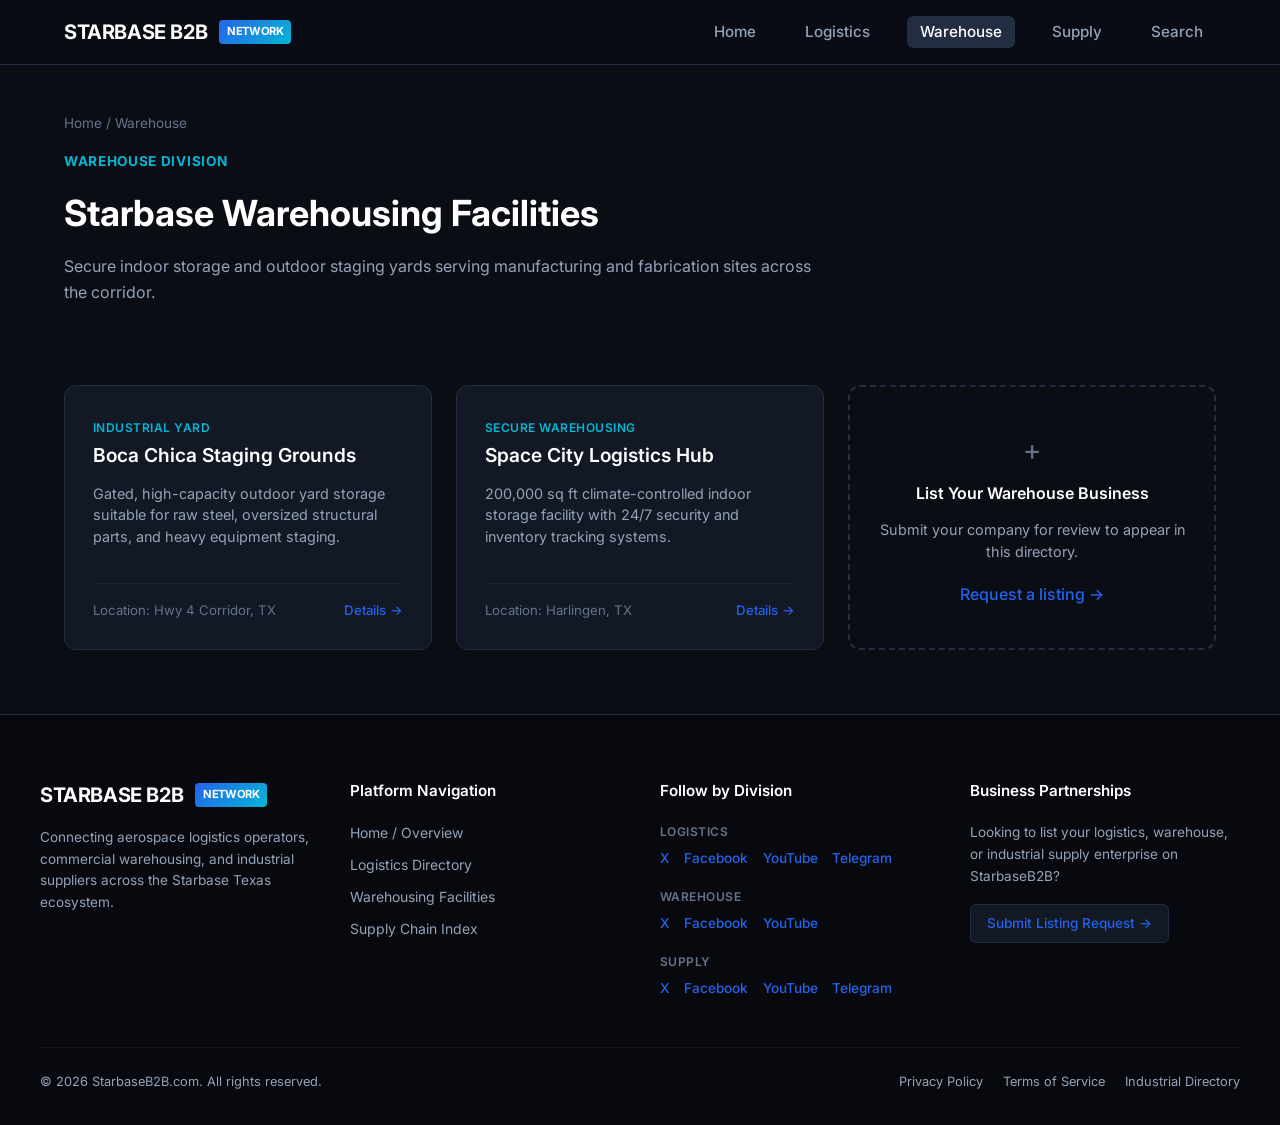
<file: warehouse/index.html>
<!DOCTYPE html><html lang="en"> <head><meta charset="UTF-8"><meta name="viewport" content="width=device-width, initial-scale=1.0"><title>Warehousing Directory — Starbase B2B</title><meta name="description" content="Secure indoor storage and outdoor staging yards serving manufacturing and fabrication sites across the Starbase Texas corridor."><link rel="canonical" href="https://starbaseb2b.com/warehouse/"><meta property="og:type" content="website"><meta property="og:title" content="Warehousing Directory — Starbase B2B"><meta property="og:description" content="Secure indoor storage and outdoor staging yards serving manufacturing and fabrication sites across the Starbase Texas corridor."><meta property="og:url" content="https://starbaseb2b.com/warehouse/"><link rel="icon" href="data:image/svg+xml,%3Csvg xmlns='http://www.w3.org/2000/svg' viewBox='0 0 32 32'%3E%3Crect width='32' height='32' rx='6' fill='%230a0d14'/%3E%3Cdefs%3E%3ClinearGradient id='g' x1='0' y1='0' x2='32' y2='32'%3E%3Cstop offset='0' stop-color='%232563eb'/%3E%3Cstop offset='1' stop-color='%2306b6d4'/%3E%3C/linearGradient%3E%3C/defs%3E%3Ctext x='16' y='22' font-family='Arial,sans-serif' font-weight='700' font-size='15' fill='url(%23g)' text-anchor='middle'%3ESB%3C/text%3E%3C/svg%3E"><link rel="preconnect" href="https://fonts.googleapis.com"><link rel="preconnect" href="https://fonts.gstatic.com" crossorigin><link href="https://fonts.googleapis.com/css2?family=Inter:wght@300;400;500;600;700&display=swap" rel="stylesheet"><link rel="stylesheet" href="/_astro/index.CBoNeMst.css"></head> <body> <header> <div class="nav-container"> <a href="/" class="brand">
STARBASE B2B
<span class="brand-badge">NETWORK</span> </a> <nav> <ul> <li><a href="/" class="">Home</a></li> <li><a href="/logistics/" class="">Logistics</a></li> <li><a href="/warehouse/" class="active">Warehouse</a></li> <li><a href="/supply/" class="">Supply</a></li> <li><a href="/search/" class="">Search</a></li> </ul> </nav> </div> </header> <main data-pagefind-body>  <div class="page-header"> <div class="breadcrumb"><a href="/">Home</a> / Warehouse</div> <span class="section-tag">Warehouse Division</span> <h1 class="section-title" style="font-size: 2.25rem;">Starbase Warehousing Facilities</h1> <p class="section-desc">Secure indoor storage and outdoor staging yards serving manufacturing and fabrication sites across the corridor.</p> </div> <section class="content-section" style="border-top: none;"> <div class="enterprise-grid"> <a href="/warehouse/boca-chica-staging-grounds/" class="card"> <div> <span class="card-category">Industrial Yard</span> <h3 class="card-title">Boca Chica Staging Grounds</h3> <p class="card-text">Gated, high-capacity outdoor yard storage suitable for raw steel, oversized structural parts, and heavy equipment staging.</p> </div> <div class="card-meta"> <span>Location: Hwy 4 Corridor, TX</span> <span class="card-link">Details &rarr;</span> </div> </a><a href="/warehouse/space-city-logistics-hub/" class="card"> <div> <span class="card-category">Secure Warehousing</span> <h3 class="card-title">Space City Logistics Hub</h3> <p class="card-text">200,000 sq ft climate-controlled indoor storage facility with 24/7 security and inventory tracking systems.</p> </div> <div class="card-meta"> <span>Location: Harlingen, TX</span> <span class="card-link">Details &rarr;</span> </div> </a> <div class="card card-placeholder"> <div class="placeholder-icon">+</div> <h3 class="card-title" style="font-size: 1rem;">List Your Warehouse Business</h3> <p class="card-text">Submit your company for review to appear in this directory.</p> <a href="mailto:contact@starbaseb2b.com?subject=Warehouse%20Listing%20Request" class="card-link">Request a listing &rarr;</a> </div> </div> </section>  </main> <footer> <div class="footer-grid"> <div> <a href="/" class="brand" style="margin-bottom: 1rem;">
STARBASE B2B
<span class="brand-badge">NETWORK</span> </a> <p class="footer-brand-desc">
Connecting aerospace logistics operators, commercial warehousing, and industrial suppliers across the Starbase Texas ecosystem.
</p> </div> <div> <h4 class="footer-heading">Platform Navigation</h4> <ul class="footer-list"> <li><a href="/">Home / Overview</a></li> <li><a href="/logistics/">Logistics Directory</a></li> <li><a href="/warehouse/">Warehousing Facilities</a></li> <li><a href="/supply/">Supply Chain Index</a></li> </ul> </div> <div> <h4 class="footer-heading">Follow by Division</h4> <div class="footer-social-group"> <span class="footer-social-label">Logistics</span> <div class="footer-social-links"> <a href="https://x.com/StarbaseLogi" target="_blank" rel="noopener">X</a> <a href="https://facebook.com/StarbaseLogi" target="_blank" rel="noopener">Facebook</a> <a href="https://youtube.com/@StarbaseLogi" target="_blank" rel="noopener">YouTube</a> <a href="https://t.me/StarbaseLogi" target="_blank" rel="noopener">Telegram</a> </div> </div> <div class="footer-social-group"> <span class="footer-social-label">Warehouse</span> <div class="footer-social-links"> <a href="https://x.com/StarbaseWarehouse" target="_blank" rel="noopener">X</a> <a href="https://facebook.com/StarbaseWarehouse" target="_blank" rel="noopener">Facebook</a> <a href="https://youtube.com/@StarbaseWarehouse" target="_blank" rel="noopener">YouTube</a> </div> </div> <div class="footer-social-group"> <span class="footer-social-label">Supply</span> <div class="footer-social-links"> <a href="https://x.com/StarbaseSupply" target="_blank" rel="noopener">X</a> <a href="https://facebook.com/StarbaseSupply" target="_blank" rel="noopener">Facebook</a> <a href="https://youtube.com/@StarbaseSupply" target="_blank" rel="noopener">YouTube</a> <a href="https://t.me/StarbaseSupply" target="_blank" rel="noopener">Telegram</a> </div> </div> </div> <div> <h4 class="footer-heading">Business Partnerships</h4> <p class="footer-brand-desc" style="margin-top: 0; margin-bottom: 1rem;">
Looking to list your logistics, warehouse, or industrial supply enterprise on StarbaseB2B?
</p> <a href="mailto:contact@starbaseb2b.com?subject=Business%20Partnership%20Inquiry" class="footer-cta-btn">
Submit Listing Request &rarr;
</a> </div> </div> <div class="footer-bottom"> <div>&copy; 2026 StarbaseB2B.com. All rights reserved.</div> <div class="footer-links"> <a href="/privacy/">Privacy Policy</a> <a href="/terms/">Terms of Service</a> <a href="/logistics/">Industrial Directory</a> </div> </div> </footer> </body></html>
</file>
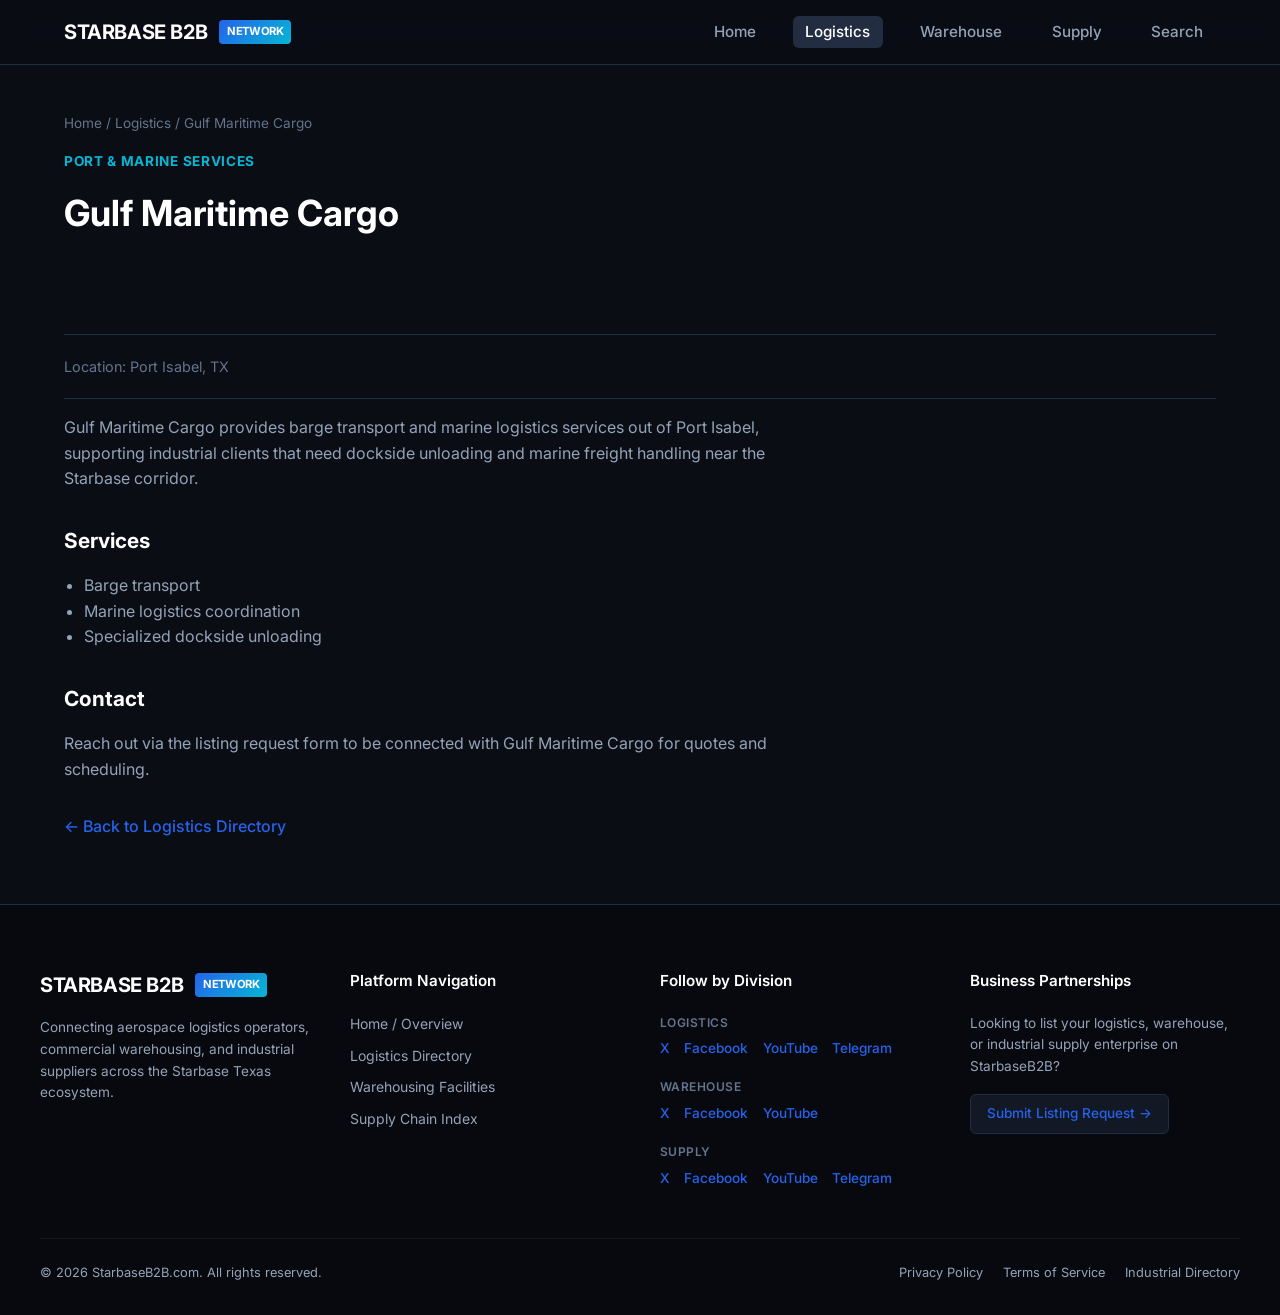
<file: logistics/gulf-maritime-cargo/index.html>
<!DOCTYPE html><html lang="en"> <head><meta charset="UTF-8"><meta name="viewport" content="width=device-width, initial-scale=1.0"><title>Gulf Maritime Cargo — Starbase Logistics Directory</title><meta name="description" content="Barge transport, marine logistics, and specialized dockside unloading capabilities servicing industrial clients."><link rel="canonical" href="https://starbaseb2b.com/logistics/gulf-maritime-cargo/"><meta property="og:type" content="website"><meta property="og:title" content="Gulf Maritime Cargo — Starbase Logistics Directory"><meta property="og:description" content="Barge transport, marine logistics, and specialized dockside unloading capabilities servicing industrial clients."><meta property="og:url" content="https://starbaseb2b.com/logistics/gulf-maritime-cargo/"><link rel="icon" href="data:image/svg+xml,%3Csvg xmlns='http://www.w3.org/2000/svg' viewBox='0 0 32 32'%3E%3Crect width='32' height='32' rx='6' fill='%230a0d14'/%3E%3Cdefs%3E%3ClinearGradient id='g' x1='0' y1='0' x2='32' y2='32'%3E%3Cstop offset='0' stop-color='%232563eb'/%3E%3Cstop offset='1' stop-color='%2306b6d4'/%3E%3C/linearGradient%3E%3C/defs%3E%3Ctext x='16' y='22' font-family='Arial,sans-serif' font-weight='700' font-size='15' fill='url(%23g)' text-anchor='middle'%3ESB%3C/text%3E%3C/svg%3E"><link rel="preconnect" href="https://fonts.googleapis.com"><link rel="preconnect" href="https://fonts.gstatic.com" crossorigin><link href="https://fonts.googleapis.com/css2?family=Inter:wght@300;400;500;600;700&display=swap" rel="stylesheet"><link rel="stylesheet" href="/_astro/index.CBoNeMst.css"></head> <body> <header> <div class="nav-container"> <a href="/" class="brand">
STARBASE B2B
<span class="brand-badge">NETWORK</span> </a> <nav> <ul> <li><a href="/" class="">Home</a></li> <li><a href="/logistics/" class="active">Logistics</a></li> <li><a href="/warehouse/" class="">Warehouse</a></li> <li><a href="/supply/" class="">Supply</a></li> <li><a href="/search/" class="">Search</a></li> </ul> </nav> </div> </header> <main data-pagefind-body>  <div class="page-header"> <div class="breadcrumb"><a href="/">Home</a> / <a href="/logistics/">Logistics</a> / Gulf Maritime Cargo</div> <span class="section-tag">Port &amp; Marine Services</span> <h1 class="section-title" style="font-size: 2.25rem;">Gulf Maritime Cargo</h1> </div> <section class="content-section" style="border-top: none;"> <div class="detail-meta"> <span>Location: Port Isabel, TX</span>   </div> <div class="detail-body"> <p>Gulf Maritime Cargo provides barge transport and marine logistics services
out of Port Isabel, supporting industrial clients that need dockside
unloading and marine freight handling near the Starbase corridor.</p>
<h2 id="services">Services</h2>
<ul>
<li>Barge transport</li>
<li>Marine logistics coordination</li>
<li>Specialized dockside unloading</li>
</ul>
<h2 id="contact">Contact</h2>
<p>Reach out via the listing request form to be connected with Gulf Maritime
Cargo for quotes and scheduling.</p> </div> <p style="margin-top: 2rem;"> <a href="/logistics/" class="card-link">&larr; Back to Logistics Directory</a> </p> </section>  </main> <footer> <div class="footer-grid"> <div> <a href="/" class="brand" style="margin-bottom: 1rem;">
STARBASE B2B
<span class="brand-badge">NETWORK</span> </a> <p class="footer-brand-desc">
Connecting aerospace logistics operators, commercial warehousing, and industrial suppliers across the Starbase Texas ecosystem.
</p> </div> <div> <h4 class="footer-heading">Platform Navigation</h4> <ul class="footer-list"> <li><a href="/">Home / Overview</a></li> <li><a href="/logistics/">Logistics Directory</a></li> <li><a href="/warehouse/">Warehousing Facilities</a></li> <li><a href="/supply/">Supply Chain Index</a></li> </ul> </div> <div> <h4 class="footer-heading">Follow by Division</h4> <div class="footer-social-group"> <span class="footer-social-label">Logistics</span> <div class="footer-social-links"> <a href="https://x.com/StarbaseLogi" target="_blank" rel="noopener">X</a> <a href="https://facebook.com/StarbaseLogi" target="_blank" rel="noopener">Facebook</a> <a href="https://youtube.com/@StarbaseLogi" target="_blank" rel="noopener">YouTube</a> <a href="https://t.me/StarbaseLogi" target="_blank" rel="noopener">Telegram</a> </div> </div> <div class="footer-social-group"> <span class="footer-social-label">Warehouse</span> <div class="footer-social-links"> <a href="https://x.com/StarbaseWarehouse" target="_blank" rel="noopener">X</a> <a href="https://facebook.com/StarbaseWarehouse" target="_blank" rel="noopener">Facebook</a> <a href="https://youtube.com/@StarbaseWarehouse" target="_blank" rel="noopener">YouTube</a> </div> </div> <div class="footer-social-group"> <span class="footer-social-label">Supply</span> <div class="footer-social-links"> <a href="https://x.com/StarbaseSupply" target="_blank" rel="noopener">X</a> <a href="https://facebook.com/StarbaseSupply" target="_blank" rel="noopener">Facebook</a> <a href="https://youtube.com/@StarbaseSupply" target="_blank" rel="noopener">YouTube</a> <a href="https://t.me/StarbaseSupply" target="_blank" rel="noopener">Telegram</a> </div> </div> </div> <div> <h4 class="footer-heading">Business Partnerships</h4> <p class="footer-brand-desc" style="margin-top: 0; margin-bottom: 1rem;">
Looking to list your logistics, warehouse, or industrial supply enterprise on StarbaseB2B?
</p> <a href="mailto:contact@starbaseb2b.com?subject=Business%20Partnership%20Inquiry" class="footer-cta-btn">
Submit Listing Request &rarr;
</a> </div> </div> <div class="footer-bottom"> <div>&copy; 2026 StarbaseB2B.com. All rights reserved.</div> <div class="footer-links"> <a href="/privacy/">Privacy Policy</a> <a href="/terms/">Terms of Service</a> <a href="/logistics/">Industrial Directory</a> </div> </div> </footer> </body></html>
</file>
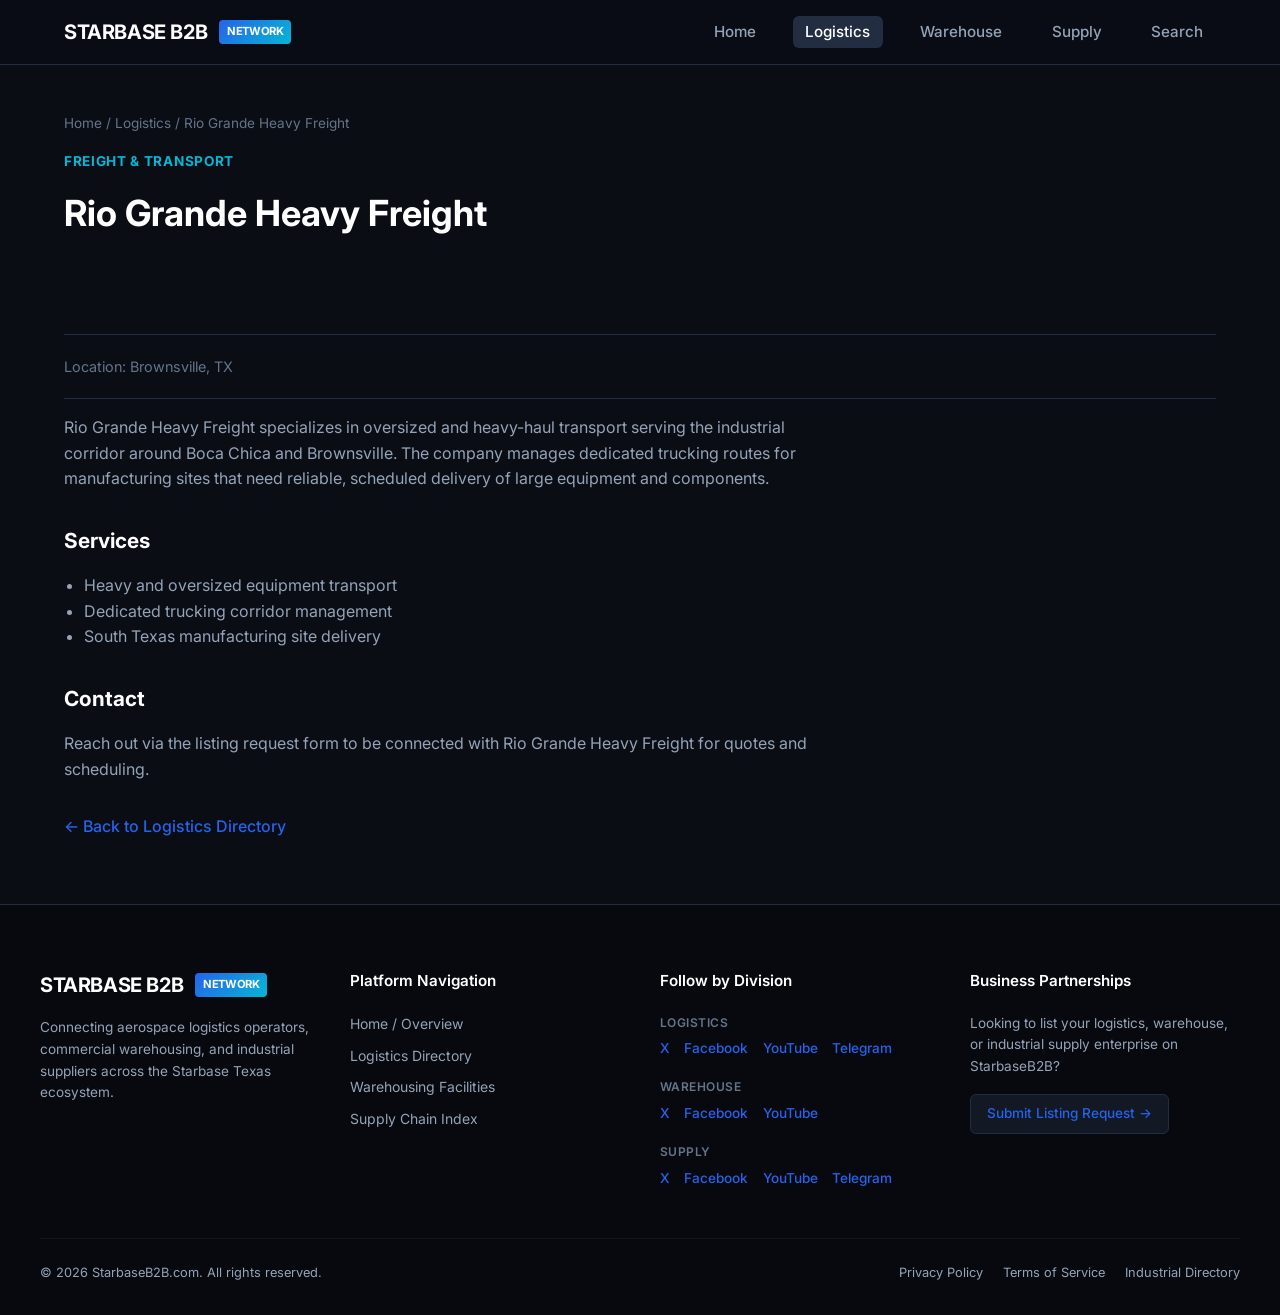
<file: logistics/rio-grande-heavy-freight/index.html>
<!DOCTYPE html><html lang="en"> <head><meta charset="UTF-8"><meta name="viewport" content="width=device-width, initial-scale=1.0"><title>Rio Grande Heavy Freight — Starbase Logistics Directory</title><meta name="description" content="Heavy transport, oversized equipment delivery, and dedicated trucking corridor management for South Texas manufacturing sites."><link rel="canonical" href="https://starbaseb2b.com/logistics/rio-grande-heavy-freight/"><meta property="og:type" content="website"><meta property="og:title" content="Rio Grande Heavy Freight — Starbase Logistics Directory"><meta property="og:description" content="Heavy transport, oversized equipment delivery, and dedicated trucking corridor management for South Texas manufacturing sites."><meta property="og:url" content="https://starbaseb2b.com/logistics/rio-grande-heavy-freight/"><link rel="icon" href="data:image/svg+xml,%3Csvg xmlns='http://www.w3.org/2000/svg' viewBox='0 0 32 32'%3E%3Crect width='32' height='32' rx='6' fill='%230a0d14'/%3E%3Cdefs%3E%3ClinearGradient id='g' x1='0' y1='0' x2='32' y2='32'%3E%3Cstop offset='0' stop-color='%232563eb'/%3E%3Cstop offset='1' stop-color='%2306b6d4'/%3E%3C/linearGradient%3E%3C/defs%3E%3Ctext x='16' y='22' font-family='Arial,sans-serif' font-weight='700' font-size='15' fill='url(%23g)' text-anchor='middle'%3ESB%3C/text%3E%3C/svg%3E"><link rel="preconnect" href="https://fonts.googleapis.com"><link rel="preconnect" href="https://fonts.gstatic.com" crossorigin><link href="https://fonts.googleapis.com/css2?family=Inter:wght@300;400;500;600;700&display=swap" rel="stylesheet"><link rel="stylesheet" href="/_astro/index.CBoNeMst.css"></head> <body> <header> <div class="nav-container"> <a href="/" class="brand">
STARBASE B2B
<span class="brand-badge">NETWORK</span> </a> <nav> <ul> <li><a href="/" class="">Home</a></li> <li><a href="/logistics/" class="active">Logistics</a></li> <li><a href="/warehouse/" class="">Warehouse</a></li> <li><a href="/supply/" class="">Supply</a></li> <li><a href="/search/" class="">Search</a></li> </ul> </nav> </div> </header> <main data-pagefind-body>  <div class="page-header"> <div class="breadcrumb"><a href="/">Home</a> / <a href="/logistics/">Logistics</a> / Rio Grande Heavy Freight</div> <span class="section-tag">Freight &amp; Transport</span> <h1 class="section-title" style="font-size: 2.25rem;">Rio Grande Heavy Freight</h1> </div> <section class="content-section" style="border-top: none;"> <div class="detail-meta"> <span>Location: Brownsville, TX</span>   </div> <div class="detail-body"> <p>Rio Grande Heavy Freight specializes in oversized and heavy-haul transport
serving the industrial corridor around Boca Chica and Brownsville. The
company manages dedicated trucking routes for manufacturing sites that need
reliable, scheduled delivery of large equipment and components.</p>
<h2 id="services">Services</h2>
<ul>
<li>Heavy and oversized equipment transport</li>
<li>Dedicated trucking corridor management</li>
<li>South Texas manufacturing site delivery</li>
</ul>
<h2 id="contact">Contact</h2>
<p>Reach out via the listing request form to be connected with Rio Grande
Heavy Freight for quotes and scheduling.</p> </div> <p style="margin-top: 2rem;"> <a href="/logistics/" class="card-link">&larr; Back to Logistics Directory</a> </p> </section>  </main> <footer> <div class="footer-grid"> <div> <a href="/" class="brand" style="margin-bottom: 1rem;">
STARBASE B2B
<span class="brand-badge">NETWORK</span> </a> <p class="footer-brand-desc">
Connecting aerospace logistics operators, commercial warehousing, and industrial suppliers across the Starbase Texas ecosystem.
</p> </div> <div> <h4 class="footer-heading">Platform Navigation</h4> <ul class="footer-list"> <li><a href="/">Home / Overview</a></li> <li><a href="/logistics/">Logistics Directory</a></li> <li><a href="/warehouse/">Warehousing Facilities</a></li> <li><a href="/supply/">Supply Chain Index</a></li> </ul> </div> <div> <h4 class="footer-heading">Follow by Division</h4> <div class="footer-social-group"> <span class="footer-social-label">Logistics</span> <div class="footer-social-links"> <a href="https://x.com/StarbaseLogi" target="_blank" rel="noopener">X</a> <a href="https://facebook.com/StarbaseLogi" target="_blank" rel="noopener">Facebook</a> <a href="https://youtube.com/@StarbaseLogi" target="_blank" rel="noopener">YouTube</a> <a href="https://t.me/StarbaseLogi" target="_blank" rel="noopener">Telegram</a> </div> </div> <div class="footer-social-group"> <span class="footer-social-label">Warehouse</span> <div class="footer-social-links"> <a href="https://x.com/StarbaseWarehouse" target="_blank" rel="noopener">X</a> <a href="https://facebook.com/StarbaseWarehouse" target="_blank" rel="noopener">Facebook</a> <a href="https://youtube.com/@StarbaseWarehouse" target="_blank" rel="noopener">YouTube</a> </div> </div> <div class="footer-social-group"> <span class="footer-social-label">Supply</span> <div class="footer-social-links"> <a href="https://x.com/StarbaseSupply" target="_blank" rel="noopener">X</a> <a href="https://facebook.com/StarbaseSupply" target="_blank" rel="noopener">Facebook</a> <a href="https://youtube.com/@StarbaseSupply" target="_blank" rel="noopener">YouTube</a> <a href="https://t.me/StarbaseSupply" target="_blank" rel="noopener">Telegram</a> </div> </div> </div> <div> <h4 class="footer-heading">Business Partnerships</h4> <p class="footer-brand-desc" style="margin-top: 0; margin-bottom: 1rem;">
Looking to list your logistics, warehouse, or industrial supply enterprise on StarbaseB2B?
</p> <a href="mailto:contact@starbaseb2b.com?subject=Business%20Partnership%20Inquiry" class="footer-cta-btn">
Submit Listing Request &rarr;
</a> </div> </div> <div class="footer-bottom"> <div>&copy; 2026 StarbaseB2B.com. All rights reserved.</div> <div class="footer-links"> <a href="/privacy/">Privacy Policy</a> <a href="/terms/">Terms of Service</a> <a href="/logistics/">Industrial Directory</a> </div> </div> </footer> </body></html>
</file>
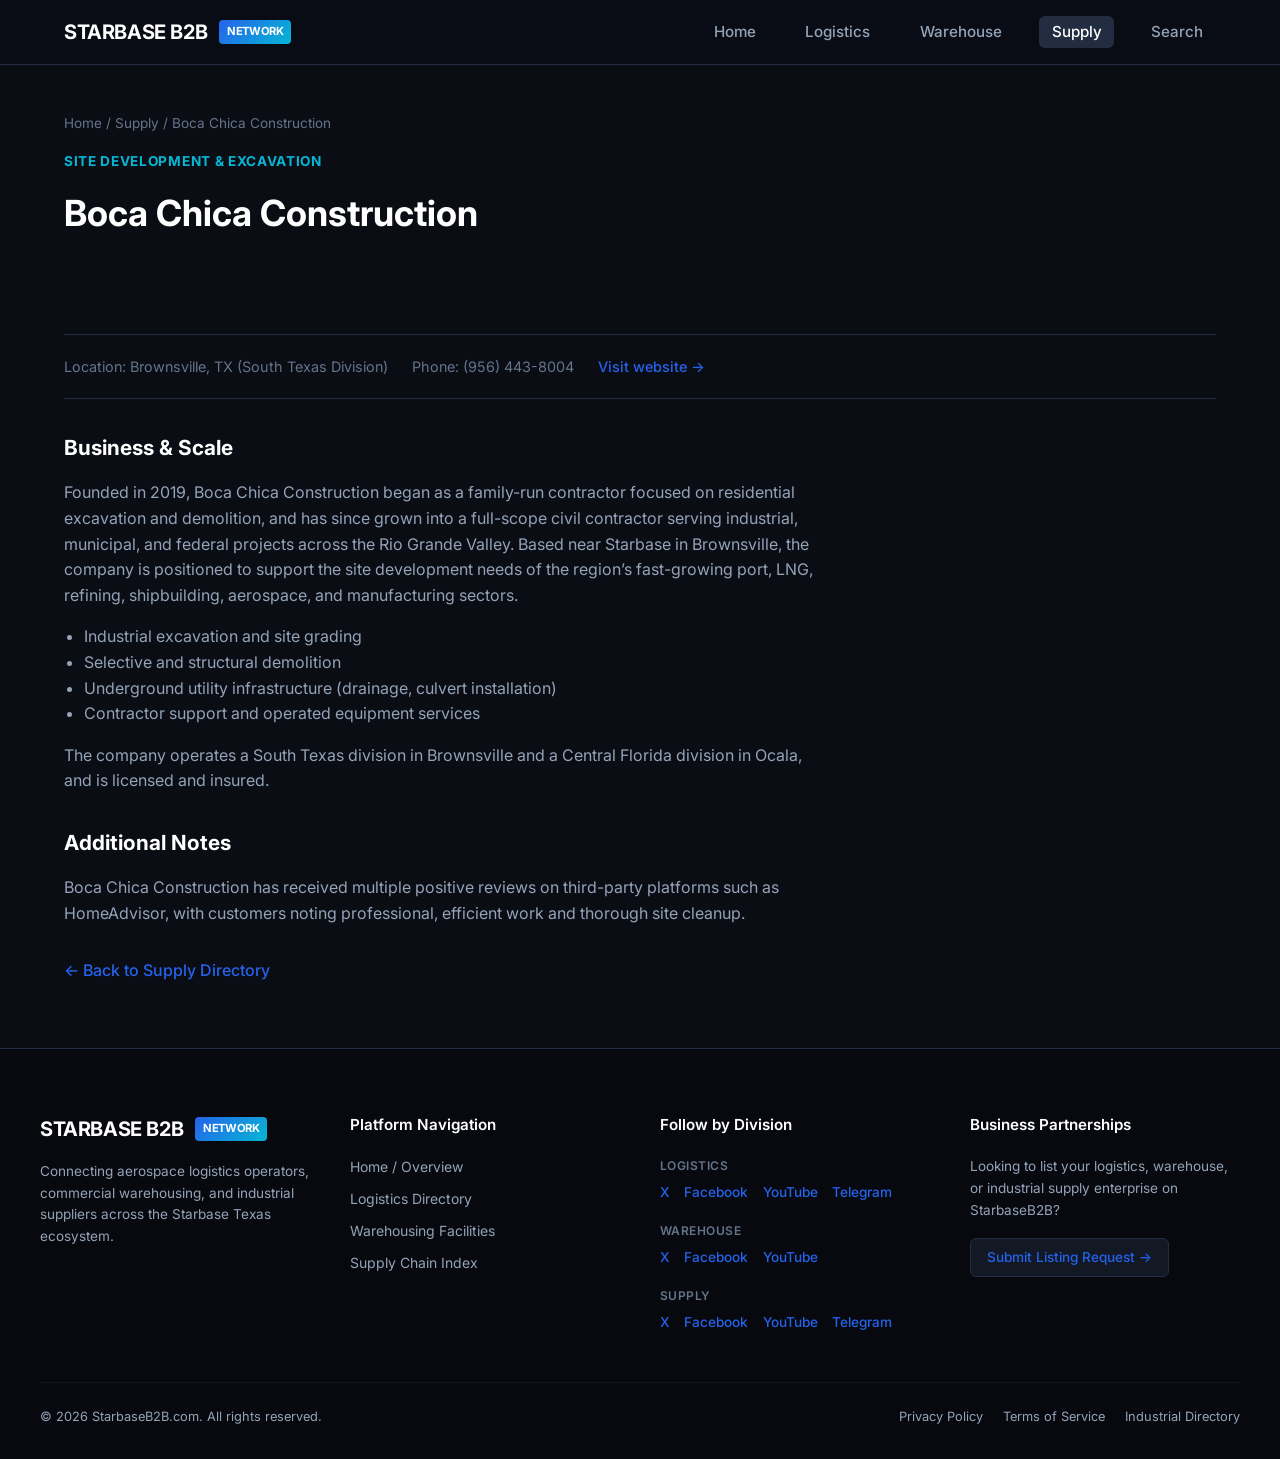
<file: supply/boca-chica-construction/index.html>
<!DOCTYPE html><html lang="en"> <head><meta charset="UTF-8"><meta name="viewport" content="width=device-width, initial-scale=1.0"><title>Boca Chica Construction — Starbase Supply Chain Directory</title><meta name="description" content="Family-run contractor founded in 2019, providing industrial excavation, selective demolition, and underground utility infrastructure across the Rio Grande Valley."><link rel="canonical" href="https://starbaseb2b.com/supply/boca-chica-construction/"><meta property="og:type" content="website"><meta property="og:title" content="Boca Chica Construction — Starbase Supply Chain Directory"><meta property="og:description" content="Family-run contractor founded in 2019, providing industrial excavation, selective demolition, and underground utility infrastructure across the Rio Grande Valley."><meta property="og:url" content="https://starbaseb2b.com/supply/boca-chica-construction/"><link rel="icon" href="data:image/svg+xml,%3Csvg xmlns='http://www.w3.org/2000/svg' viewBox='0 0 32 32'%3E%3Crect width='32' height='32' rx='6' fill='%230a0d14'/%3E%3Cdefs%3E%3ClinearGradient id='g' x1='0' y1='0' x2='32' y2='32'%3E%3Cstop offset='0' stop-color='%232563eb'/%3E%3Cstop offset='1' stop-color='%2306b6d4'/%3E%3C/linearGradient%3E%3C/defs%3E%3Ctext x='16' y='22' font-family='Arial,sans-serif' font-weight='700' font-size='15' fill='url(%23g)' text-anchor='middle'%3ESB%3C/text%3E%3C/svg%3E"><link rel="preconnect" href="https://fonts.googleapis.com"><link rel="preconnect" href="https://fonts.gstatic.com" crossorigin><link href="https://fonts.googleapis.com/css2?family=Inter:wght@300;400;500;600;700&display=swap" rel="stylesheet"><link rel="stylesheet" href="/_astro/index.CBoNeMst.css"></head> <body> <header> <div class="nav-container"> <a href="/" class="brand">
STARBASE B2B
<span class="brand-badge">NETWORK</span> </a> <nav> <ul> <li><a href="/" class="">Home</a></li> <li><a href="/logistics/" class="">Logistics</a></li> <li><a href="/warehouse/" class="">Warehouse</a></li> <li><a href="/supply/" class="active">Supply</a></li> <li><a href="/search/" class="">Search</a></li> </ul> </nav> </div> </header> <main data-pagefind-body>  <div class="page-header"> <div class="breadcrumb"><a href="/">Home</a> / <a href="/supply/">Supply</a> / Boca Chica Construction</div> <span class="section-tag">Site Development &amp; Excavation</span> <h1 class="section-title" style="font-size: 2.25rem;">Boca Chica Construction</h1> </div> <section class="content-section" style="border-top: none;"> <div class="detail-meta"> <span>Location: Brownsville, TX (South Texas Division)</span> <span>Phone: (956) 443-8004</span> <span><a href="https://bocachicaconstruction.com" class="card-link" target="_blank" rel="noopener">Visit website &rarr;</a></span> </div> <div class="detail-body"> <h2 id="business--scale">Business &#x26; Scale</h2>
<p>Founded in 2019, Boca Chica Construction began as a family-run contractor
focused on residential excavation and demolition, and has since grown
into a full-scope civil contractor serving industrial, municipal, and
federal projects across the Rio Grande Valley. Based near Starbase in
Brownsville, the company is positioned to support the site development
needs of the region’s fast-growing port, LNG, refining, shipbuilding,
aerospace, and manufacturing sectors.</p>
<ul>
<li>Industrial excavation and site grading</li>
<li>Selective and structural demolition</li>
<li>Underground utility infrastructure (drainage, culvert installation)</li>
<li>Contractor support and operated equipment services</li>
</ul>
<p>The company operates a South Texas division in Brownsville and a Central
Florida division in Ocala, and is licensed and insured.</p>
<h2 id="additional-notes">Additional Notes</h2>
<p>Boca Chica Construction has received multiple positive reviews on
third-party platforms such as HomeAdvisor, with customers noting
professional, efficient work and thorough site cleanup.</p> </div> <p style="margin-top: 2rem;"> <a href="/supply/" class="card-link">&larr; Back to Supply Directory</a> </p> </section>  </main> <footer> <div class="footer-grid"> <div> <a href="/" class="brand" style="margin-bottom: 1rem;">
STARBASE B2B
<span class="brand-badge">NETWORK</span> </a> <p class="footer-brand-desc">
Connecting aerospace logistics operators, commercial warehousing, and industrial suppliers across the Starbase Texas ecosystem.
</p> </div> <div> <h4 class="footer-heading">Platform Navigation</h4> <ul class="footer-list"> <li><a href="/">Home / Overview</a></li> <li><a href="/logistics/">Logistics Directory</a></li> <li><a href="/warehouse/">Warehousing Facilities</a></li> <li><a href="/supply/">Supply Chain Index</a></li> </ul> </div> <div> <h4 class="footer-heading">Follow by Division</h4> <div class="footer-social-group"> <span class="footer-social-label">Logistics</span> <div class="footer-social-links"> <a href="https://x.com/StarbaseLogi" target="_blank" rel="noopener">X</a> <a href="https://facebook.com/StarbaseLogi" target="_blank" rel="noopener">Facebook</a> <a href="https://youtube.com/@StarbaseLogi" target="_blank" rel="noopener">YouTube</a> <a href="https://t.me/StarbaseLogi" target="_blank" rel="noopener">Telegram</a> </div> </div> <div class="footer-social-group"> <span class="footer-social-label">Warehouse</span> <div class="footer-social-links"> <a href="https://x.com/StarbaseWarehouse" target="_blank" rel="noopener">X</a> <a href="https://facebook.com/StarbaseWarehouse" target="_blank" rel="noopener">Facebook</a> <a href="https://youtube.com/@StarbaseWarehouse" target="_blank" rel="noopener">YouTube</a> </div> </div> <div class="footer-social-group"> <span class="footer-social-label">Supply</span> <div class="footer-social-links"> <a href="https://x.com/StarbaseSupply" target="_blank" rel="noopener">X</a> <a href="https://facebook.com/StarbaseSupply" target="_blank" rel="noopener">Facebook</a> <a href="https://youtube.com/@StarbaseSupply" target="_blank" rel="noopener">YouTube</a> <a href="https://t.me/StarbaseSupply" target="_blank" rel="noopener">Telegram</a> </div> </div> </div> <div> <h4 class="footer-heading">Business Partnerships</h4> <p class="footer-brand-desc" style="margin-top: 0; margin-bottom: 1rem;">
Looking to list your logistics, warehouse, or industrial supply enterprise on StarbaseB2B?
</p> <a href="mailto:contact@starbaseb2b.com?subject=Business%20Partnership%20Inquiry" class="footer-cta-btn">
Submit Listing Request &rarr;
</a> </div> </div> <div class="footer-bottom"> <div>&copy; 2026 StarbaseB2B.com. All rights reserved.</div> <div class="footer-links"> <a href="/privacy/">Privacy Policy</a> <a href="/terms/">Terms of Service</a> <a href="/logistics/">Industrial Directory</a> </div> </div> </footer> </body></html>
</file>
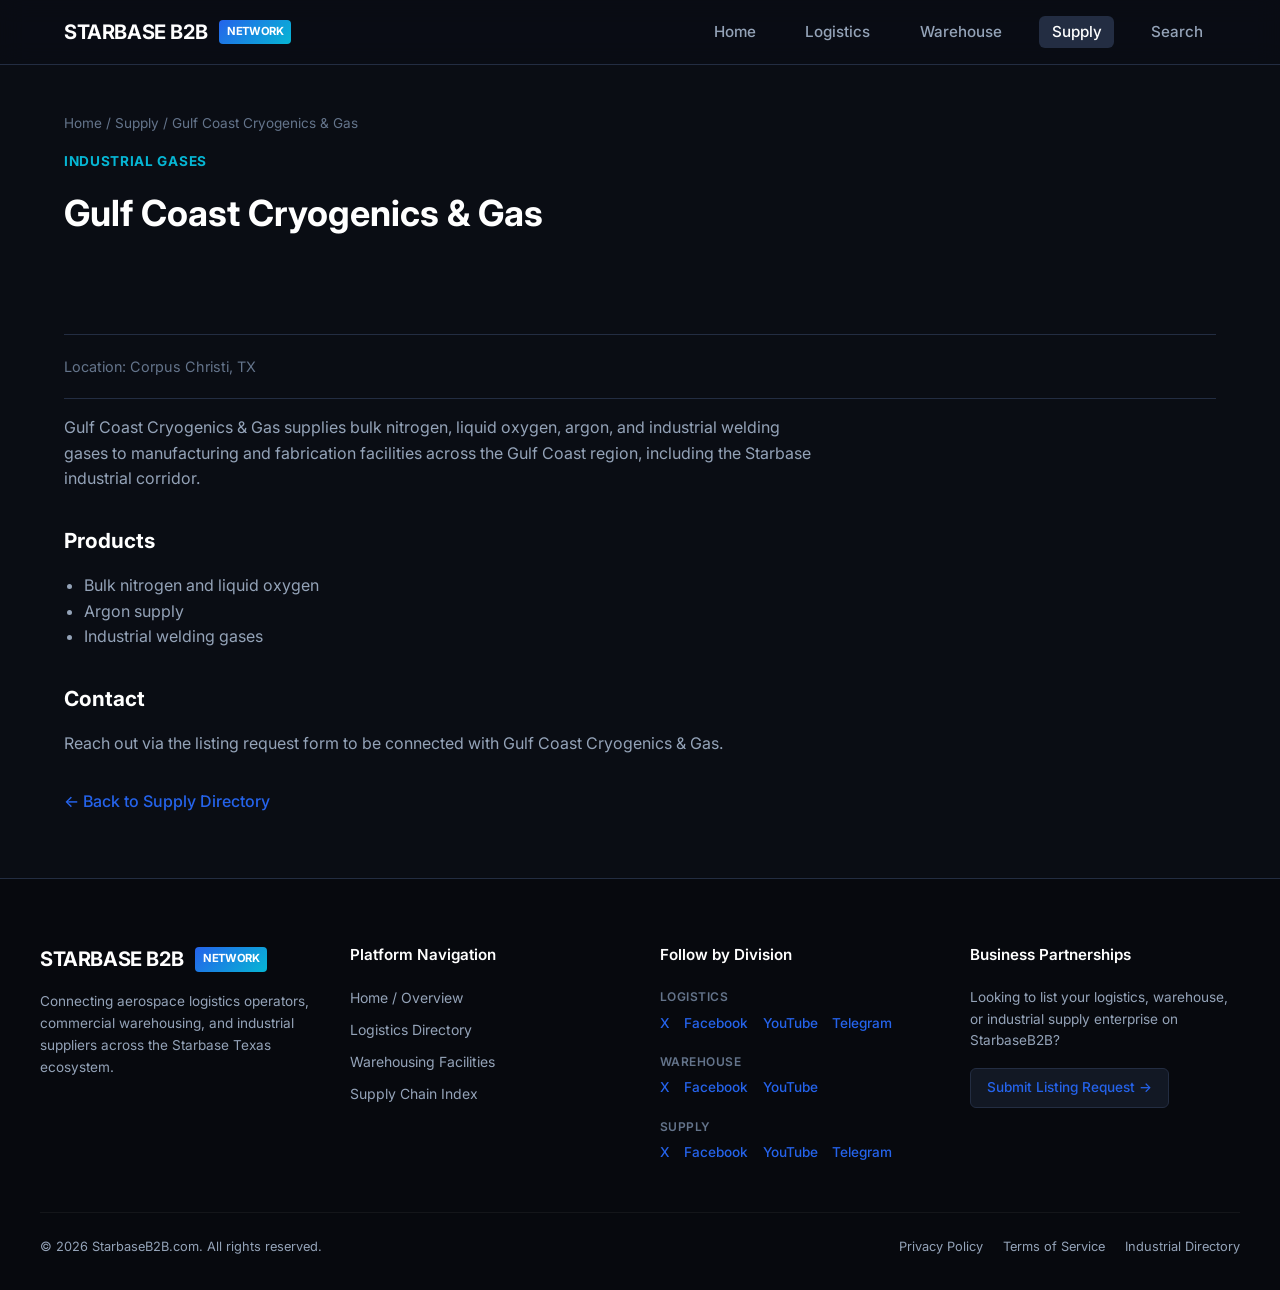
<file: supply/gulf-coast-cryogenics-gas/index.html>
<!DOCTYPE html><html lang="en"> <head><meta charset="UTF-8"><meta name="viewport" content="width=device-width, initial-scale=1.0"><title>Gulf Coast Cryogenics &amp; Gas — Starbase Supply Chain Directory</title><meta name="description" content="Bulk nitrogen, liquid oxygen, argon, and industrial welding gas supplies for manufacturing and fabrication facilities."><link rel="canonical" href="https://starbaseb2b.com/supply/gulf-coast-cryogenics-gas/"><meta property="og:type" content="website"><meta property="og:title" content="Gulf Coast Cryogenics &#38; Gas — Starbase Supply Chain Directory"><meta property="og:description" content="Bulk nitrogen, liquid oxygen, argon, and industrial welding gas supplies for manufacturing and fabrication facilities."><meta property="og:url" content="https://starbaseb2b.com/supply/gulf-coast-cryogenics-gas/"><link rel="icon" href="data:image/svg+xml,%3Csvg xmlns='http://www.w3.org/2000/svg' viewBox='0 0 32 32'%3E%3Crect width='32' height='32' rx='6' fill='%230a0d14'/%3E%3Cdefs%3E%3ClinearGradient id='g' x1='0' y1='0' x2='32' y2='32'%3E%3Cstop offset='0' stop-color='%232563eb'/%3E%3Cstop offset='1' stop-color='%2306b6d4'/%3E%3C/linearGradient%3E%3C/defs%3E%3Ctext x='16' y='22' font-family='Arial,sans-serif' font-weight='700' font-size='15' fill='url(%23g)' text-anchor='middle'%3ESB%3C/text%3E%3C/svg%3E"><link rel="preconnect" href="https://fonts.googleapis.com"><link rel="preconnect" href="https://fonts.gstatic.com" crossorigin><link href="https://fonts.googleapis.com/css2?family=Inter:wght@300;400;500;600;700&display=swap" rel="stylesheet"><link rel="stylesheet" href="/_astro/index.CBoNeMst.css"></head> <body> <header> <div class="nav-container"> <a href="/" class="brand">
STARBASE B2B
<span class="brand-badge">NETWORK</span> </a> <nav> <ul> <li><a href="/" class="">Home</a></li> <li><a href="/logistics/" class="">Logistics</a></li> <li><a href="/warehouse/" class="">Warehouse</a></li> <li><a href="/supply/" class="active">Supply</a></li> <li><a href="/search/" class="">Search</a></li> </ul> </nav> </div> </header> <main data-pagefind-body>  <div class="page-header"> <div class="breadcrumb"><a href="/">Home</a> / <a href="/supply/">Supply</a> / Gulf Coast Cryogenics &amp; Gas</div> <span class="section-tag">Industrial Gases</span> <h1 class="section-title" style="font-size: 2.25rem;">Gulf Coast Cryogenics &amp; Gas</h1> </div> <section class="content-section" style="border-top: none;"> <div class="detail-meta"> <span>Location: Corpus Christi, TX</span>   </div> <div class="detail-body"> <p>Gulf Coast Cryogenics &#x26; Gas supplies bulk nitrogen, liquid oxygen, argon,
and industrial welding gases to manufacturing and fabrication facilities
across the Gulf Coast region, including the Starbase industrial corridor.</p>
<h2 id="products">Products</h2>
<ul>
<li>Bulk nitrogen and liquid oxygen</li>
<li>Argon supply</li>
<li>Industrial welding gases</li>
</ul>
<h2 id="contact">Contact</h2>
<p>Reach out via the listing request form to be connected with Gulf Coast
Cryogenics &#x26; Gas.</p> </div> <p style="margin-top: 2rem;"> <a href="/supply/" class="card-link">&larr; Back to Supply Directory</a> </p> </section>  </main> <footer> <div class="footer-grid"> <div> <a href="/" class="brand" style="margin-bottom: 1rem;">
STARBASE B2B
<span class="brand-badge">NETWORK</span> </a> <p class="footer-brand-desc">
Connecting aerospace logistics operators, commercial warehousing, and industrial suppliers across the Starbase Texas ecosystem.
</p> </div> <div> <h4 class="footer-heading">Platform Navigation</h4> <ul class="footer-list"> <li><a href="/">Home / Overview</a></li> <li><a href="/logistics/">Logistics Directory</a></li> <li><a href="/warehouse/">Warehousing Facilities</a></li> <li><a href="/supply/">Supply Chain Index</a></li> </ul> </div> <div> <h4 class="footer-heading">Follow by Division</h4> <div class="footer-social-group"> <span class="footer-social-label">Logistics</span> <div class="footer-social-links"> <a href="https://x.com/StarbaseLogi" target="_blank" rel="noopener">X</a> <a href="https://facebook.com/StarbaseLogi" target="_blank" rel="noopener">Facebook</a> <a href="https://youtube.com/@StarbaseLogi" target="_blank" rel="noopener">YouTube</a> <a href="https://t.me/StarbaseLogi" target="_blank" rel="noopener">Telegram</a> </div> </div> <div class="footer-social-group"> <span class="footer-social-label">Warehouse</span> <div class="footer-social-links"> <a href="https://x.com/StarbaseWarehouse" target="_blank" rel="noopener">X</a> <a href="https://facebook.com/StarbaseWarehouse" target="_blank" rel="noopener">Facebook</a> <a href="https://youtube.com/@StarbaseWarehouse" target="_blank" rel="noopener">YouTube</a> </div> </div> <div class="footer-social-group"> <span class="footer-social-label">Supply</span> <div class="footer-social-links"> <a href="https://x.com/StarbaseSupply" target="_blank" rel="noopener">X</a> <a href="https://facebook.com/StarbaseSupply" target="_blank" rel="noopener">Facebook</a> <a href="https://youtube.com/@StarbaseSupply" target="_blank" rel="noopener">YouTube</a> <a href="https://t.me/StarbaseSupply" target="_blank" rel="noopener">Telegram</a> </div> </div> </div> <div> <h4 class="footer-heading">Business Partnerships</h4> <p class="footer-brand-desc" style="margin-top: 0; margin-bottom: 1rem;">
Looking to list your logistics, warehouse, or industrial supply enterprise on StarbaseB2B?
</p> <a href="mailto:contact@starbaseb2b.com?subject=Business%20Partnership%20Inquiry" class="footer-cta-btn">
Submit Listing Request &rarr;
</a> </div> </div> <div class="footer-bottom"> <div>&copy; 2026 StarbaseB2B.com. All rights reserved.</div> <div class="footer-links"> <a href="/privacy/">Privacy Policy</a> <a href="/terms/">Terms of Service</a> <a href="/logistics/">Industrial Directory</a> </div> </div> </footer> </body></html>
</file>
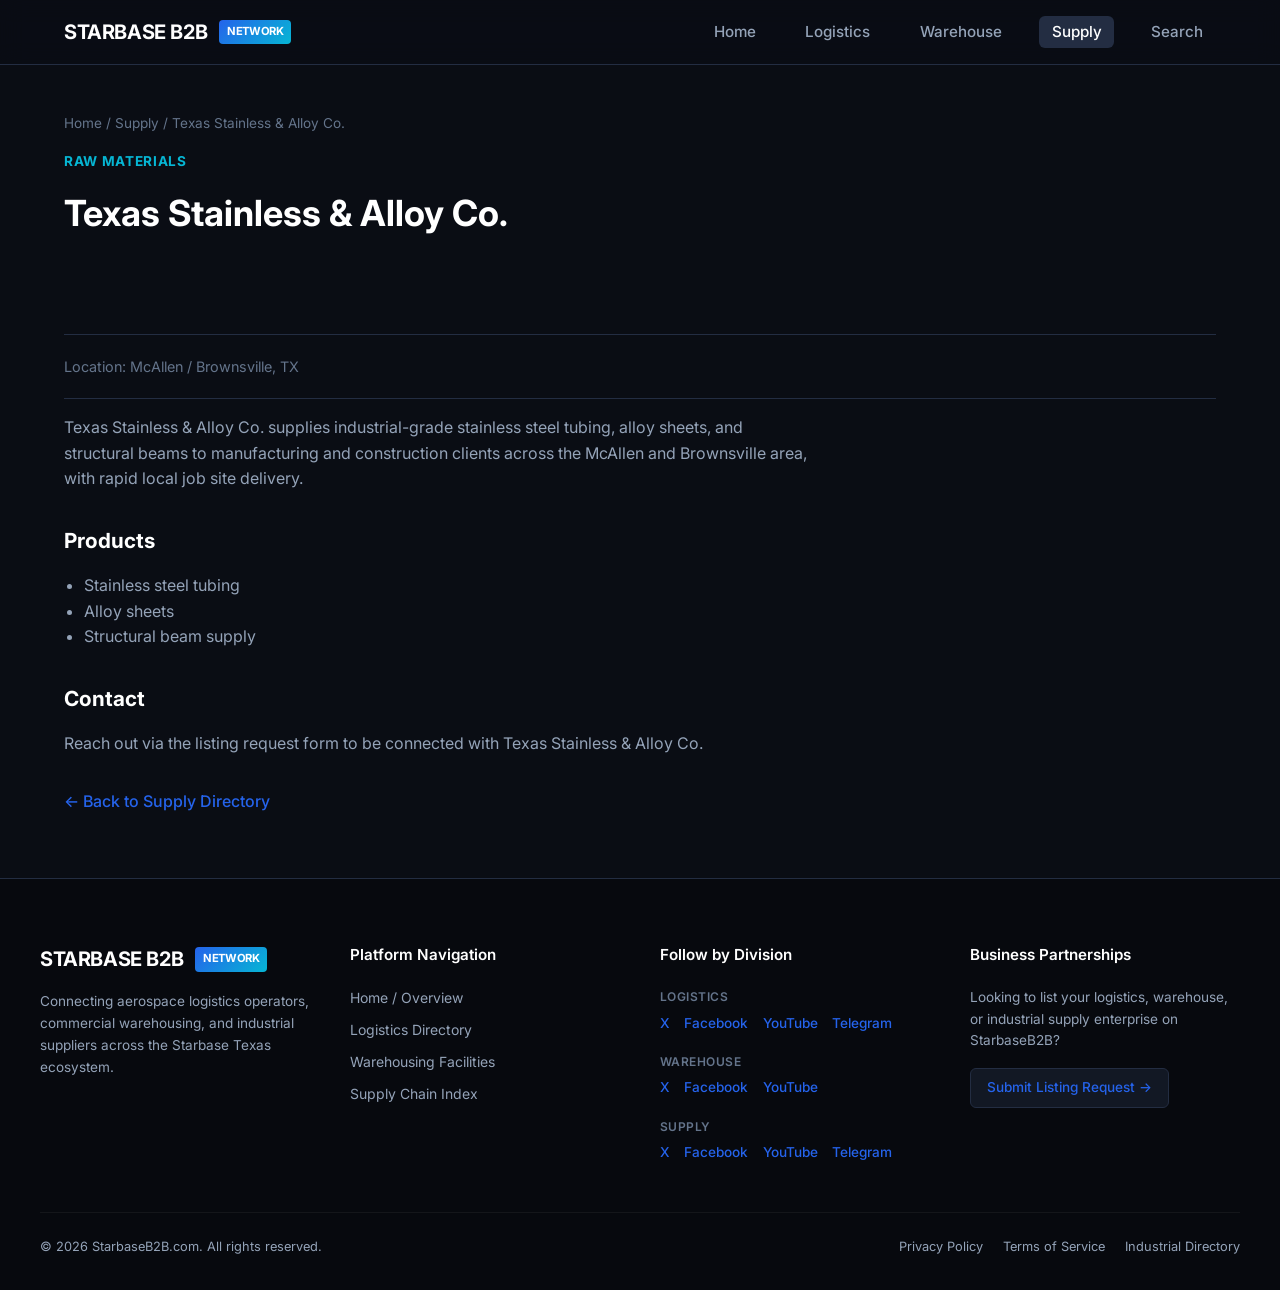
<file: supply/texas-stainless-alloy-co/index.html>
<!DOCTYPE html><html lang="en"> <head><meta charset="UTF-8"><meta name="viewport" content="width=device-width, initial-scale=1.0"><title>Texas Stainless &amp; Alloy Co. — Starbase Supply Chain Directory</title><meta name="description" content="Industrial grade stainless steel tubing, alloy sheets, structural beam supply, and rapid local job site delivery."><link rel="canonical" href="https://starbaseb2b.com/supply/texas-stainless-alloy-co/"><meta property="og:type" content="website"><meta property="og:title" content="Texas Stainless &#38; Alloy Co. — Starbase Supply Chain Directory"><meta property="og:description" content="Industrial grade stainless steel tubing, alloy sheets, structural beam supply, and rapid local job site delivery."><meta property="og:url" content="https://starbaseb2b.com/supply/texas-stainless-alloy-co/"><link rel="icon" href="data:image/svg+xml,%3Csvg xmlns='http://www.w3.org/2000/svg' viewBox='0 0 32 32'%3E%3Crect width='32' height='32' rx='6' fill='%230a0d14'/%3E%3Cdefs%3E%3ClinearGradient id='g' x1='0' y1='0' x2='32' y2='32'%3E%3Cstop offset='0' stop-color='%232563eb'/%3E%3Cstop offset='1' stop-color='%2306b6d4'/%3E%3C/linearGradient%3E%3C/defs%3E%3Ctext x='16' y='22' font-family='Arial,sans-serif' font-weight='700' font-size='15' fill='url(%23g)' text-anchor='middle'%3ESB%3C/text%3E%3C/svg%3E"><link rel="preconnect" href="https://fonts.googleapis.com"><link rel="preconnect" href="https://fonts.gstatic.com" crossorigin><link href="https://fonts.googleapis.com/css2?family=Inter:wght@300;400;500;600;700&display=swap" rel="stylesheet"><link rel="stylesheet" href="/_astro/index.CBoNeMst.css"></head> <body> <header> <div class="nav-container"> <a href="/" class="brand">
STARBASE B2B
<span class="brand-badge">NETWORK</span> </a> <nav> <ul> <li><a href="/" class="">Home</a></li> <li><a href="/logistics/" class="">Logistics</a></li> <li><a href="/warehouse/" class="">Warehouse</a></li> <li><a href="/supply/" class="active">Supply</a></li> <li><a href="/search/" class="">Search</a></li> </ul> </nav> </div> </header> <main data-pagefind-body>  <div class="page-header"> <div class="breadcrumb"><a href="/">Home</a> / <a href="/supply/">Supply</a> / Texas Stainless &amp; Alloy Co.</div> <span class="section-tag">Raw Materials</span> <h1 class="section-title" style="font-size: 2.25rem;">Texas Stainless &amp; Alloy Co.</h1> </div> <section class="content-section" style="border-top: none;"> <div class="detail-meta"> <span>Location: McAllen / Brownsville, TX</span>   </div> <div class="detail-body"> <p>Texas Stainless &#x26; Alloy Co. supplies industrial-grade stainless steel
tubing, alloy sheets, and structural beams to manufacturing and
construction clients across the McAllen and Brownsville area, with rapid
local job site delivery.</p>
<h2 id="products">Products</h2>
<ul>
<li>Stainless steel tubing</li>
<li>Alloy sheets</li>
<li>Structural beam supply</li>
</ul>
<h2 id="contact">Contact</h2>
<p>Reach out via the listing request form to be connected with Texas
Stainless &#x26; Alloy Co.</p> </div> <p style="margin-top: 2rem;"> <a href="/supply/" class="card-link">&larr; Back to Supply Directory</a> </p> </section>  </main> <footer> <div class="footer-grid"> <div> <a href="/" class="brand" style="margin-bottom: 1rem;">
STARBASE B2B
<span class="brand-badge">NETWORK</span> </a> <p class="footer-brand-desc">
Connecting aerospace logistics operators, commercial warehousing, and industrial suppliers across the Starbase Texas ecosystem.
</p> </div> <div> <h4 class="footer-heading">Platform Navigation</h4> <ul class="footer-list"> <li><a href="/">Home / Overview</a></li> <li><a href="/logistics/">Logistics Directory</a></li> <li><a href="/warehouse/">Warehousing Facilities</a></li> <li><a href="/supply/">Supply Chain Index</a></li> </ul> </div> <div> <h4 class="footer-heading">Follow by Division</h4> <div class="footer-social-group"> <span class="footer-social-label">Logistics</span> <div class="footer-social-links"> <a href="https://x.com/StarbaseLogi" target="_blank" rel="noopener">X</a> <a href="https://facebook.com/StarbaseLogi" target="_blank" rel="noopener">Facebook</a> <a href="https://youtube.com/@StarbaseLogi" target="_blank" rel="noopener">YouTube</a> <a href="https://t.me/StarbaseLogi" target="_blank" rel="noopener">Telegram</a> </div> </div> <div class="footer-social-group"> <span class="footer-social-label">Warehouse</span> <div class="footer-social-links"> <a href="https://x.com/StarbaseWarehouse" target="_blank" rel="noopener">X</a> <a href="https://facebook.com/StarbaseWarehouse" target="_blank" rel="noopener">Facebook</a> <a href="https://youtube.com/@StarbaseWarehouse" target="_blank" rel="noopener">YouTube</a> </div> </div> <div class="footer-social-group"> <span class="footer-social-label">Supply</span> <div class="footer-social-links"> <a href="https://x.com/StarbaseSupply" target="_blank" rel="noopener">X</a> <a href="https://facebook.com/StarbaseSupply" target="_blank" rel="noopener">Facebook</a> <a href="https://youtube.com/@StarbaseSupply" target="_blank" rel="noopener">YouTube</a> <a href="https://t.me/StarbaseSupply" target="_blank" rel="noopener">Telegram</a> </div> </div> </div> <div> <h4 class="footer-heading">Business Partnerships</h4> <p class="footer-brand-desc" style="margin-top: 0; margin-bottom: 1rem;">
Looking to list your logistics, warehouse, or industrial supply enterprise on StarbaseB2B?
</p> <a href="mailto:contact@starbaseb2b.com?subject=Business%20Partnership%20Inquiry" class="footer-cta-btn">
Submit Listing Request &rarr;
</a> </div> </div> <div class="footer-bottom"> <div>&copy; 2026 StarbaseB2B.com. All rights reserved.</div> <div class="footer-links"> <a href="/privacy/">Privacy Policy</a> <a href="/terms/">Terms of Service</a> <a href="/logistics/">Industrial Directory</a> </div> </div> </footer> </body></html>
</file>
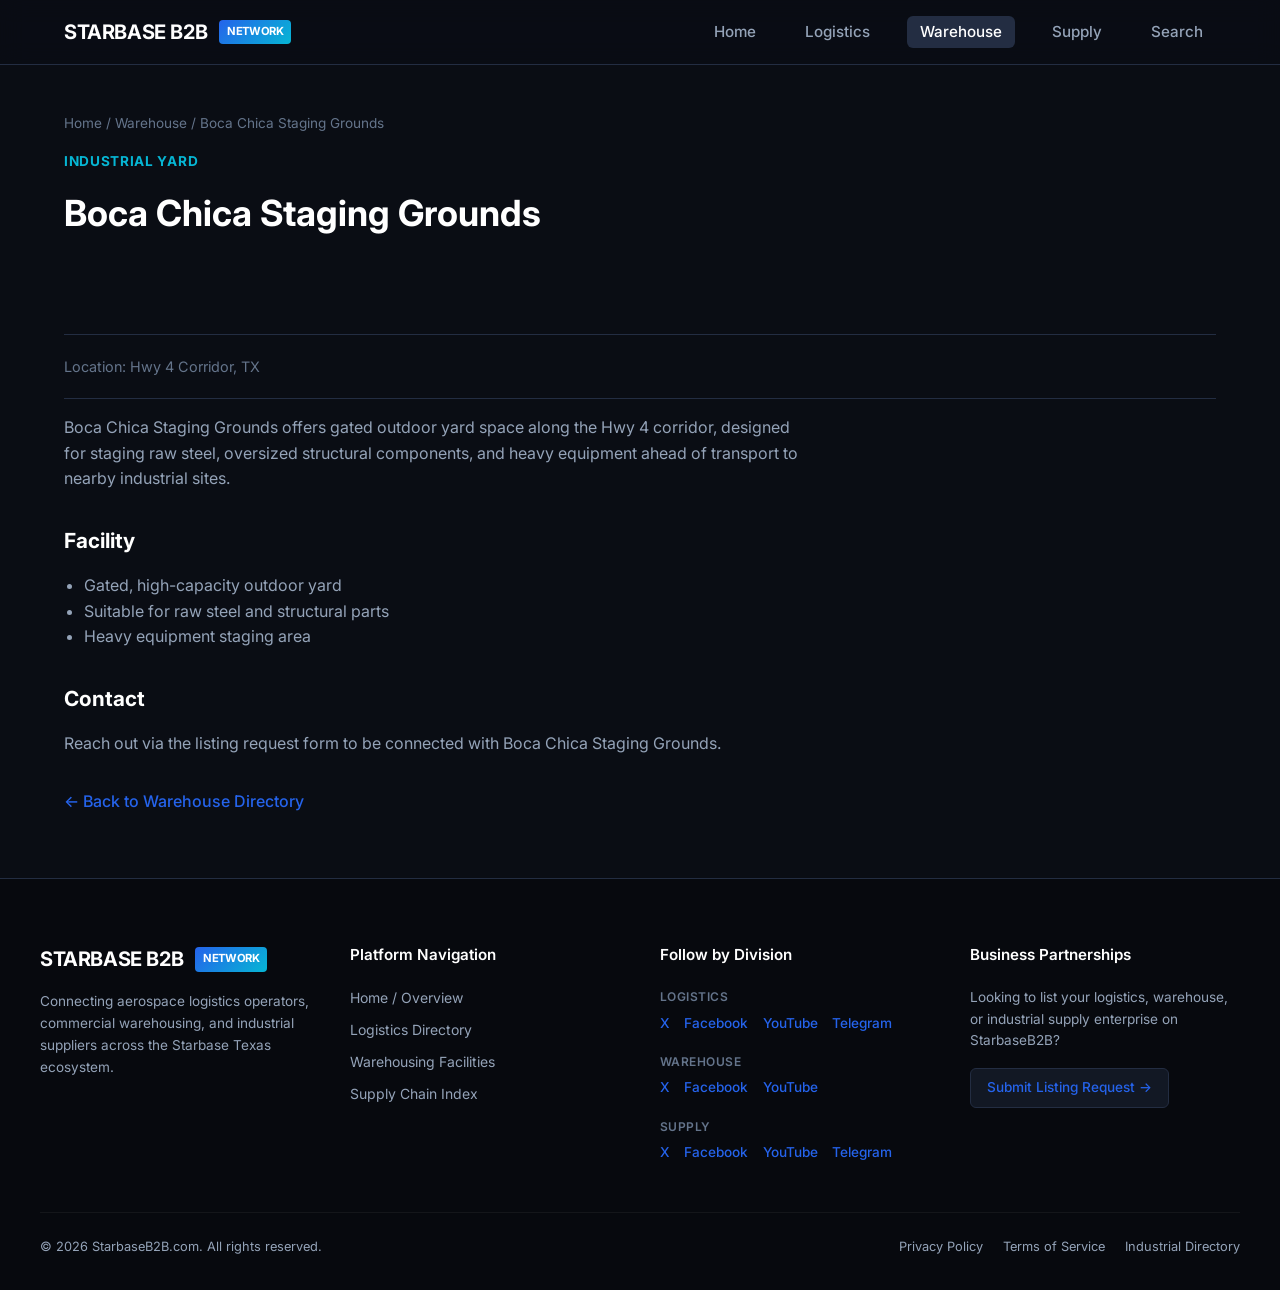
<file: warehouse/boca-chica-staging-grounds/index.html>
<!DOCTYPE html><html lang="en"> <head><meta charset="UTF-8"><meta name="viewport" content="width=device-width, initial-scale=1.0"><title>Boca Chica Staging Grounds — Starbase Warehousing Directory</title><meta name="description" content="Gated, high-capacity outdoor yard storage suitable for raw steel, oversized structural parts, and heavy equipment staging."><link rel="canonical" href="https://starbaseb2b.com/warehouse/boca-chica-staging-grounds/"><meta property="og:type" content="website"><meta property="og:title" content="Boca Chica Staging Grounds — Starbase Warehousing Directory"><meta property="og:description" content="Gated, high-capacity outdoor yard storage suitable for raw steel, oversized structural parts, and heavy equipment staging."><meta property="og:url" content="https://starbaseb2b.com/warehouse/boca-chica-staging-grounds/"><link rel="icon" href="data:image/svg+xml,%3Csvg xmlns='http://www.w3.org/2000/svg' viewBox='0 0 32 32'%3E%3Crect width='32' height='32' rx='6' fill='%230a0d14'/%3E%3Cdefs%3E%3ClinearGradient id='g' x1='0' y1='0' x2='32' y2='32'%3E%3Cstop offset='0' stop-color='%232563eb'/%3E%3Cstop offset='1' stop-color='%2306b6d4'/%3E%3C/linearGradient%3E%3C/defs%3E%3Ctext x='16' y='22' font-family='Arial,sans-serif' font-weight='700' font-size='15' fill='url(%23g)' text-anchor='middle'%3ESB%3C/text%3E%3C/svg%3E"><link rel="preconnect" href="https://fonts.googleapis.com"><link rel="preconnect" href="https://fonts.gstatic.com" crossorigin><link href="https://fonts.googleapis.com/css2?family=Inter:wght@300;400;500;600;700&display=swap" rel="stylesheet"><link rel="stylesheet" href="/_astro/index.CBoNeMst.css"></head> <body> <header> <div class="nav-container"> <a href="/" class="brand">
STARBASE B2B
<span class="brand-badge">NETWORK</span> </a> <nav> <ul> <li><a href="/" class="">Home</a></li> <li><a href="/logistics/" class="">Logistics</a></li> <li><a href="/warehouse/" class="active">Warehouse</a></li> <li><a href="/supply/" class="">Supply</a></li> <li><a href="/search/" class="">Search</a></li> </ul> </nav> </div> </header> <main data-pagefind-body>  <div class="page-header"> <div class="breadcrumb"><a href="/">Home</a> / <a href="/warehouse/">Warehouse</a> / Boca Chica Staging Grounds</div> <span class="section-tag">Industrial Yard</span> <h1 class="section-title" style="font-size: 2.25rem;">Boca Chica Staging Grounds</h1> </div> <section class="content-section" style="border-top: none;"> <div class="detail-meta"> <span>Location: Hwy 4 Corridor, TX</span>   </div> <div class="detail-body"> <p>Boca Chica Staging Grounds offers gated outdoor yard space along the Hwy 4
corridor, designed for staging raw steel, oversized structural components,
and heavy equipment ahead of transport to nearby industrial sites.</p>
<h2 id="facility">Facility</h2>
<ul>
<li>Gated, high-capacity outdoor yard</li>
<li>Suitable for raw steel and structural parts</li>
<li>Heavy equipment staging area</li>
</ul>
<h2 id="contact">Contact</h2>
<p>Reach out via the listing request form to be connected with Boca Chica
Staging Grounds.</p> </div> <p style="margin-top: 2rem;"> <a href="/warehouse/" class="card-link">&larr; Back to Warehouse Directory</a> </p> </section>  </main> <footer> <div class="footer-grid"> <div> <a href="/" class="brand" style="margin-bottom: 1rem;">
STARBASE B2B
<span class="brand-badge">NETWORK</span> </a> <p class="footer-brand-desc">
Connecting aerospace logistics operators, commercial warehousing, and industrial suppliers across the Starbase Texas ecosystem.
</p> </div> <div> <h4 class="footer-heading">Platform Navigation</h4> <ul class="footer-list"> <li><a href="/">Home / Overview</a></li> <li><a href="/logistics/">Logistics Directory</a></li> <li><a href="/warehouse/">Warehousing Facilities</a></li> <li><a href="/supply/">Supply Chain Index</a></li> </ul> </div> <div> <h4 class="footer-heading">Follow by Division</h4> <div class="footer-social-group"> <span class="footer-social-label">Logistics</span> <div class="footer-social-links"> <a href="https://x.com/StarbaseLogi" target="_blank" rel="noopener">X</a> <a href="https://facebook.com/StarbaseLogi" target="_blank" rel="noopener">Facebook</a> <a href="https://youtube.com/@StarbaseLogi" target="_blank" rel="noopener">YouTube</a> <a href="https://t.me/StarbaseLogi" target="_blank" rel="noopener">Telegram</a> </div> </div> <div class="footer-social-group"> <span class="footer-social-label">Warehouse</span> <div class="footer-social-links"> <a href="https://x.com/StarbaseWarehouse" target="_blank" rel="noopener">X</a> <a href="https://facebook.com/StarbaseWarehouse" target="_blank" rel="noopener">Facebook</a> <a href="https://youtube.com/@StarbaseWarehouse" target="_blank" rel="noopener">YouTube</a> </div> </div> <div class="footer-social-group"> <span class="footer-social-label">Supply</span> <div class="footer-social-links"> <a href="https://x.com/StarbaseSupply" target="_blank" rel="noopener">X</a> <a href="https://facebook.com/StarbaseSupply" target="_blank" rel="noopener">Facebook</a> <a href="https://youtube.com/@StarbaseSupply" target="_blank" rel="noopener">YouTube</a> <a href="https://t.me/StarbaseSupply" target="_blank" rel="noopener">Telegram</a> </div> </div> </div> <div> <h4 class="footer-heading">Business Partnerships</h4> <p class="footer-brand-desc" style="margin-top: 0; margin-bottom: 1rem;">
Looking to list your logistics, warehouse, or industrial supply enterprise on StarbaseB2B?
</p> <a href="mailto:contact@starbaseb2b.com?subject=Business%20Partnership%20Inquiry" class="footer-cta-btn">
Submit Listing Request &rarr;
</a> </div> </div> <div class="footer-bottom"> <div>&copy; 2026 StarbaseB2B.com. All rights reserved.</div> <div class="footer-links"> <a href="/privacy/">Privacy Policy</a> <a href="/terms/">Terms of Service</a> <a href="/logistics/">Industrial Directory</a> </div> </div> </footer> </body></html>
</file>
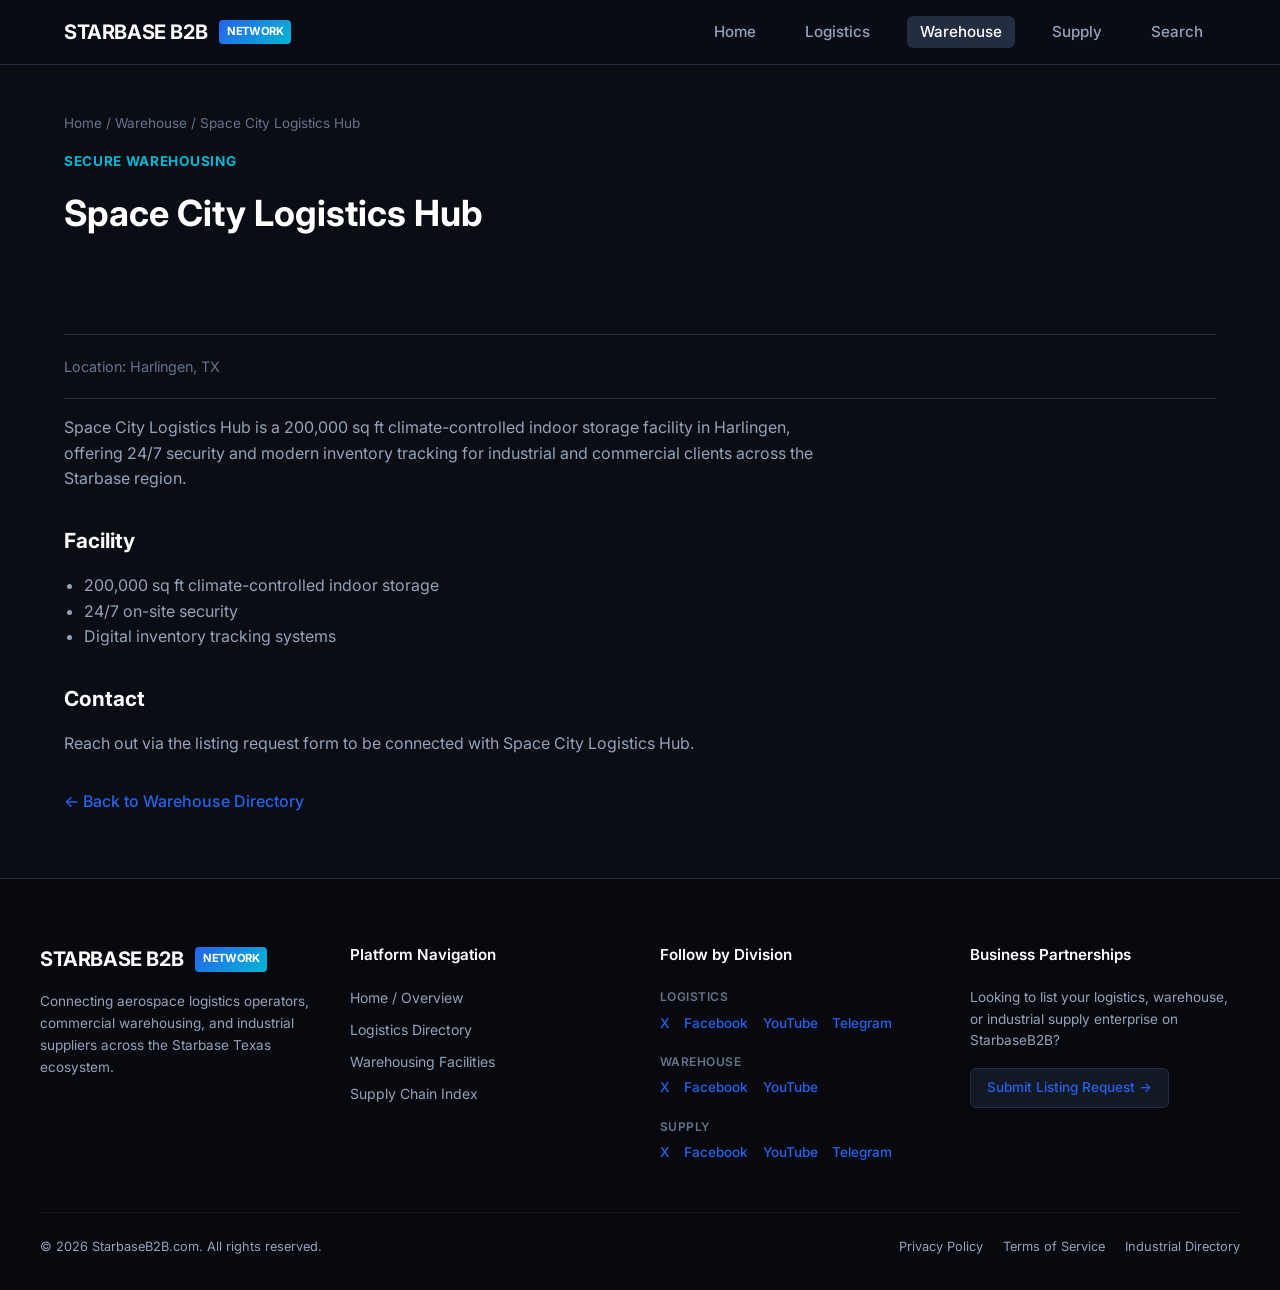
<file: warehouse/space-city-logistics-hub/index.html>
<!DOCTYPE html><html lang="en"> <head><meta charset="UTF-8"><meta name="viewport" content="width=device-width, initial-scale=1.0"><title>Space City Logistics Hub — Starbase Warehousing Directory</title><meta name="description" content="200,000 sq ft climate-controlled indoor storage facility with 24/7 security and inventory tracking systems."><link rel="canonical" href="https://starbaseb2b.com/warehouse/space-city-logistics-hub/"><meta property="og:type" content="website"><meta property="og:title" content="Space City Logistics Hub — Starbase Warehousing Directory"><meta property="og:description" content="200,000 sq ft climate-controlled indoor storage facility with 24/7 security and inventory tracking systems."><meta property="og:url" content="https://starbaseb2b.com/warehouse/space-city-logistics-hub/"><link rel="icon" href="data:image/svg+xml,%3Csvg xmlns='http://www.w3.org/2000/svg' viewBox='0 0 32 32'%3E%3Crect width='32' height='32' rx='6' fill='%230a0d14'/%3E%3Cdefs%3E%3ClinearGradient id='g' x1='0' y1='0' x2='32' y2='32'%3E%3Cstop offset='0' stop-color='%232563eb'/%3E%3Cstop offset='1' stop-color='%2306b6d4'/%3E%3C/linearGradient%3E%3C/defs%3E%3Ctext x='16' y='22' font-family='Arial,sans-serif' font-weight='700' font-size='15' fill='url(%23g)' text-anchor='middle'%3ESB%3C/text%3E%3C/svg%3E"><link rel="preconnect" href="https://fonts.googleapis.com"><link rel="preconnect" href="https://fonts.gstatic.com" crossorigin><link href="https://fonts.googleapis.com/css2?family=Inter:wght@300;400;500;600;700&display=swap" rel="stylesheet"><link rel="stylesheet" href="/_astro/index.CBoNeMst.css"></head> <body> <header> <div class="nav-container"> <a href="/" class="brand">
STARBASE B2B
<span class="brand-badge">NETWORK</span> </a> <nav> <ul> <li><a href="/" class="">Home</a></li> <li><a href="/logistics/" class="">Logistics</a></li> <li><a href="/warehouse/" class="active">Warehouse</a></li> <li><a href="/supply/" class="">Supply</a></li> <li><a href="/search/" class="">Search</a></li> </ul> </nav> </div> </header> <main data-pagefind-body>  <div class="page-header"> <div class="breadcrumb"><a href="/">Home</a> / <a href="/warehouse/">Warehouse</a> / Space City Logistics Hub</div> <span class="section-tag">Secure Warehousing</span> <h1 class="section-title" style="font-size: 2.25rem;">Space City Logistics Hub</h1> </div> <section class="content-section" style="border-top: none;"> <div class="detail-meta"> <span>Location: Harlingen, TX</span>   </div> <div class="detail-body"> <p>Space City Logistics Hub is a 200,000 sq ft climate-controlled indoor
storage facility in Harlingen, offering 24/7 security and modern inventory
tracking for industrial and commercial clients across the Starbase region.</p>
<h2 id="facility">Facility</h2>
<ul>
<li>200,000 sq ft climate-controlled indoor storage</li>
<li>24/7 on-site security</li>
<li>Digital inventory tracking systems</li>
</ul>
<h2 id="contact">Contact</h2>
<p>Reach out via the listing request form to be connected with Space City
Logistics Hub.</p> </div> <p style="margin-top: 2rem;"> <a href="/warehouse/" class="card-link">&larr; Back to Warehouse Directory</a> </p> </section>  </main> <footer> <div class="footer-grid"> <div> <a href="/" class="brand" style="margin-bottom: 1rem;">
STARBASE B2B
<span class="brand-badge">NETWORK</span> </a> <p class="footer-brand-desc">
Connecting aerospace logistics operators, commercial warehousing, and industrial suppliers across the Starbase Texas ecosystem.
</p> </div> <div> <h4 class="footer-heading">Platform Navigation</h4> <ul class="footer-list"> <li><a href="/">Home / Overview</a></li> <li><a href="/logistics/">Logistics Directory</a></li> <li><a href="/warehouse/">Warehousing Facilities</a></li> <li><a href="/supply/">Supply Chain Index</a></li> </ul> </div> <div> <h4 class="footer-heading">Follow by Division</h4> <div class="footer-social-group"> <span class="footer-social-label">Logistics</span> <div class="footer-social-links"> <a href="https://x.com/StarbaseLogi" target="_blank" rel="noopener">X</a> <a href="https://facebook.com/StarbaseLogi" target="_blank" rel="noopener">Facebook</a> <a href="https://youtube.com/@StarbaseLogi" target="_blank" rel="noopener">YouTube</a> <a href="https://t.me/StarbaseLogi" target="_blank" rel="noopener">Telegram</a> </div> </div> <div class="footer-social-group"> <span class="footer-social-label">Warehouse</span> <div class="footer-social-links"> <a href="https://x.com/StarbaseWarehouse" target="_blank" rel="noopener">X</a> <a href="https://facebook.com/StarbaseWarehouse" target="_blank" rel="noopener">Facebook</a> <a href="https://youtube.com/@StarbaseWarehouse" target="_blank" rel="noopener">YouTube</a> </div> </div> <div class="footer-social-group"> <span class="footer-social-label">Supply</span> <div class="footer-social-links"> <a href="https://x.com/StarbaseSupply" target="_blank" rel="noopener">X</a> <a href="https://facebook.com/StarbaseSupply" target="_blank" rel="noopener">Facebook</a> <a href="https://youtube.com/@StarbaseSupply" target="_blank" rel="noopener">YouTube</a> <a href="https://t.me/StarbaseSupply" target="_blank" rel="noopener">Telegram</a> </div> </div> </div> <div> <h4 class="footer-heading">Business Partnerships</h4> <p class="footer-brand-desc" style="margin-top: 0; margin-bottom: 1rem;">
Looking to list your logistics, warehouse, or industrial supply enterprise on StarbaseB2B?
</p> <a href="mailto:contact@starbaseb2b.com?subject=Business%20Partnership%20Inquiry" class="footer-cta-btn">
Submit Listing Request &rarr;
</a> </div> </div> <div class="footer-bottom"> <div>&copy; 2026 StarbaseB2B.com. All rights reserved.</div> <div class="footer-links"> <a href="/privacy/">Privacy Policy</a> <a href="/terms/">Terms of Service</a> <a href="/logistics/">Industrial Directory</a> </div> </div> </footer> </body></html>
</file>
<file: _astro/index.CBoNeMst.css>
:root{--bg-primary: #0a0d14;--bg-card: #121824;--bg-card-hover: #1a2234;--border-color: #232d42;--accent-blue: #2563eb;--accent-cyan: #06b6d4;--accent-glow: rgba(37, 99, 235, .15);--text-main: #f1f5f9;--text-muted: #94a3b8;--text-dim: #64748b;--font-main: "Inter", system-ui, -apple-system, sans-serif;--max-width: 1200px}*{box-sizing:border-box;margin:0;padding:0}html{scroll-behavior:smooth}body{background-color:var(--bg-primary);color:var(--text-main);font-family:var(--font-main);line-height:1.6;-webkit-font-smoothing:antialiased}header{position:sticky;top:0;z-index:100;background:#0a0d14d9;backdrop-filter:blur(12px);border-bottom:1px solid var(--border-color)}.nav-container{max-width:var(--max-width);margin:0 auto;padding:1rem 1.5rem;display:flex;justify-content:space-between;align-items:center}.brand{display:flex;align-items:center;gap:.75rem;font-size:1.25rem;font-weight:700;letter-spacing:-.02em;color:#fff;text-decoration:none}.brand-badge{background:linear-gradient(135deg,var(--accent-blue),var(--accent-cyan));color:#fff;font-size:.7rem;font-weight:700;padding:.2rem .5rem;border-radius:4px;text-transform:uppercase}nav ul{display:flex;list-style:none;gap:1.5rem}nav a{color:var(--text-muted);text-decoration:none;font-size:.95rem;font-weight:500;transition:all .2s ease;padding:.4rem .8rem;border-radius:6px}nav a:hover,nav a.active{color:#fff;background:var(--border-color)}.hero{padding:5rem 1.5rem 4rem;text-align:center;max-width:var(--max-width);margin:0 auto;position:relative}.hero-badge{display:inline-block;background:var(--accent-glow);border:1px solid rgba(37,99,235,.3);color:var(--accent-cyan);font-size:.85rem;font-weight:600;padding:.35rem 1rem;border-radius:50px;margin-bottom:1.5rem}.hero h1{font-size:2.75rem;font-weight:800;line-height:1.2;margin-bottom:1.25rem;background:linear-gradient(180deg,#fff,#94a3b8);-webkit-background-clip:text;-webkit-text-fill-color:transparent}.hero p{font-size:1.15rem;color:var(--text-muted);max-width:700px;margin:0 auto 2rem}.page-header{max-width:var(--max-width);margin:0 auto;padding:3rem 1.5rem 1rem}.page-header .section-tag{margin-bottom:.75rem}.breadcrumb{color:var(--text-dim);font-size:.85rem;margin-bottom:1rem}.breadcrumb a{color:var(--text-dim);text-decoration:none}.breadcrumb a:hover{color:var(--text-muted)}.content-section{max-width:var(--max-width);margin:0 auto;padding:4rem 1.5rem;border-top:1px solid var(--border-color)}.section-header{margin-bottom:2.5rem;display:flex;align-items:flex-end;justify-content:space-between;flex-wrap:wrap;gap:1rem}.section-tag{color:var(--accent-cyan);font-size:.85rem;font-weight:700;text-transform:uppercase;letter-spacing:.05em;margin-bottom:.5rem;display:block}.section-title{font-size:1.85rem;font-weight:700;color:#fff;margin-bottom:.75rem}.section-desc{color:var(--text-muted);font-size:1rem;max-width:750px}.section-link{color:var(--accent-blue);text-decoration:none;font-weight:500;font-size:.9rem;white-space:nowrap}.section-link:hover{text-decoration:underline}.enterprise-grid{display:grid;grid-template-columns:repeat(auto-fill,minmax(320px,1fr));gap:1.5rem}.card{background:var(--bg-card);border:1px solid var(--border-color);border-radius:12px;padding:1.75rem;transition:all .25s ease;display:flex;flex-direction:column;justify-content:space-between;text-decoration:none;color:inherit}.card:hover{background:var(--bg-card-hover);border-color:#2563eb66;transform:translateY(-2px)}.card-category{font-size:.75rem;font-weight:600;color:var(--accent-cyan);text-transform:uppercase;letter-spacing:.04em;margin-bottom:.5rem}.card-title{font-size:1.2rem;font-weight:600;color:#fff;margin-bottom:.75rem}.card-text{color:var(--text-muted);font-size:.9rem;margin-bottom:1.25rem;line-height:1.5}.card-meta{display:flex;align-items:center;justify-content:space-between;padding-top:1rem;border-top:1px solid rgba(255,255,255,.05);font-size:.825rem;color:var(--text-dim)}.card-link{color:var(--accent-blue);text-decoration:none;font-weight:500;display:inline-flex;align-items:center;gap:.25rem}.card-link:hover{text-decoration:underline}.card-placeholder{border:2px dashed var(--border-color);background:transparent;text-align:center;align-items:center;justify-content:center;padding:2.5rem 1.5rem}.card-placeholder:hover{border-color:var(--text-muted);background:#ffffff05}.placeholder-icon{font-size:1.8rem;margin-bottom:.5rem;color:var(--text-dim)}.detail-body{max-width:750px}.detail-body h2{color:#fff;font-size:1.3rem;margin:2rem 0 1rem}.detail-body ul{color:var(--text-muted);padding-left:1.25rem;margin-bottom:1rem}.detail-body p{color:var(--text-muted);margin-bottom:1rem}.detail-meta{display:flex;flex-wrap:wrap;gap:1.5rem;color:var(--text-dim);font-size:.9rem;padding:1.25rem 0;margin-bottom:1rem;border-top:1px solid var(--border-color);border-bottom:1px solid var(--border-color)}footer{border-top:1px solid var(--border-color);padding:4rem 1.5rem 2rem;background:#07090e;color:var(--text-muted);font-size:.875rem}.footer-grid{max-width:var(--max-width);margin:0 auto;display:grid;grid-template-columns:repeat(auto-fit,minmax(220px,1fr));gap:2.5rem;padding-bottom:3rem;border-bottom:1px solid rgba(255,255,255,.05)}.footer-brand-desc{color:var(--text-muted);font-size:.85rem;line-height:1.6;margin-top:.75rem}.footer-heading{color:#fff;font-size:.95rem;font-weight:600;margin-bottom:1.2rem}.footer-list{list-style:none;display:flex;flex-direction:column;gap:.6rem}.footer-list a{color:var(--text-muted);text-decoration:none;transition:color .2s ease}.footer-list a:hover{color:#fff}.footer-social-group+.footer-social-group{margin-top:1.1rem}.footer-social-label{display:block;color:var(--text-dim);font-size:.75rem;font-weight:600;text-transform:uppercase;letter-spacing:.04em;margin-bottom:.4rem}.footer-social-links{display:flex;flex-wrap:wrap;gap:.4rem .9rem}.footer-social-links a{color:var(--accent-blue);text-decoration:none;font-weight:500;font-size:.85rem;transition:color .2s ease}.footer-social-links a:hover{color:var(--accent-cyan);text-decoration:underline}.footer-cta-btn{display:inline-block;background:var(--bg-card);border:1px solid var(--border-color);color:var(--accent-blue);font-size:.85rem;font-weight:500;padding:.5rem 1rem;border-radius:6px;text-decoration:none;transition:border-color .2s ease}.footer-cta-btn:hover{border-color:var(--accent-blue)}.footer-bottom{max-width:var(--max-width);margin:0 auto;padding-top:1.5rem;display:flex;justify-content:space-between;align-items:center;flex-wrap:wrap;gap:1rem;font-size:.8rem;color:var(--text-muted)}.footer-links{display:flex;gap:1.25rem}.footer-links a{color:var(--text-muted);text-decoration:none}.footer-links a:hover{color:#fff}@media (max-width: 768px){.hero h1{font-size:2rem}.nav-container{flex-direction:column;gap:1rem}nav ul{gap:.5rem;flex-wrap:wrap;justify-content:center}.footer-bottom{flex-direction:column;text-align:center}.section-header{flex-direction:column;align-items:flex-start}}
</file>
<file: pagefind/pagefind-ui.css>
.pagefind-ui__result.svelte-j9e30.svelte-j9e30{list-style-type:none;display:flex;align-items:flex-start;gap:min(calc(40px * var(--pagefind-ui-scale)),3%);padding:calc(30px * var(--pagefind-ui-scale)) 0 calc(40px * var(--pagefind-ui-scale));border-top:solid var(--pagefind-ui-border-width) var(--pagefind-ui-border)}.pagefind-ui__result.svelte-j9e30.svelte-j9e30:last-of-type{border-bottom:solid var(--pagefind-ui-border-width) var(--pagefind-ui-border)}.pagefind-ui__result-thumb.svelte-j9e30.svelte-j9e30{width:min(30%,calc((30% - (100px * var(--pagefind-ui-scale))) * 100000));max-width:calc(120px * var(--pagefind-ui-scale));margin-top:calc(10px * var(--pagefind-ui-scale));aspect-ratio:var(--pagefind-ui-image-box-ratio);position:relative}.pagefind-ui__result-image.svelte-j9e30.svelte-j9e30{display:block;position:absolute;left:50%;transform:translate(-50%);font-size:0;width:auto;height:auto;max-width:100%;max-height:100%;border-radius:var(--pagefind-ui-image-border-radius)}.pagefind-ui__result-inner.svelte-j9e30.svelte-j9e30{flex:1;display:flex;flex-direction:column;align-items:flex-start;margin-top:calc(10px * var(--pagefind-ui-scale))}.pagefind-ui__result-title.svelte-j9e30.svelte-j9e30{display:inline-block;font-weight:700;font-size:calc(21px * var(--pagefind-ui-scale));margin-top:0;margin-bottom:0}.pagefind-ui__result-title.svelte-j9e30 .pagefind-ui__result-link.svelte-j9e30{color:var(--pagefind-ui-text);text-decoration:none}.pagefind-ui__result-title.svelte-j9e30 .pagefind-ui__result-link.svelte-j9e30:hover{text-decoration:underline}.pagefind-ui__result-excerpt.svelte-j9e30.svelte-j9e30{display:inline-block;font-weight:400;font-size:calc(16px * var(--pagefind-ui-scale));margin-top:calc(4px * var(--pagefind-ui-scale));margin-bottom:0;min-width:calc(250px * var(--pagefind-ui-scale))}.pagefind-ui__loading.svelte-j9e30.svelte-j9e30{color:var(--pagefind-ui-text);background-color:var(--pagefind-ui-text);border-radius:var(--pagefind-ui-border-radius);opacity:.1;pointer-events:none}.pagefind-ui__result-tags.svelte-j9e30.svelte-j9e30{list-style-type:none;padding:0;display:flex;gap:calc(20px * var(--pagefind-ui-scale));flex-wrap:wrap;margin-top:calc(20px * var(--pagefind-ui-scale))}.pagefind-ui__result-tag.svelte-j9e30.svelte-j9e30{padding:calc(4px * var(--pagefind-ui-scale)) calc(8px * var(--pagefind-ui-scale));font-size:calc(14px * var(--pagefind-ui-scale));border-radius:var(--pagefind-ui-border-radius);background-color:var(--pagefind-ui-tag)}.pagefind-ui__result.svelte-4xnkmf.svelte-4xnkmf{list-style-type:none;display:flex;align-items:flex-start;gap:min(calc(40px * var(--pagefind-ui-scale)),3%);padding:calc(30px * var(--pagefind-ui-scale)) 0 calc(40px * var(--pagefind-ui-scale));border-top:solid var(--pagefind-ui-border-width) var(--pagefind-ui-border)}.pagefind-ui__result.svelte-4xnkmf.svelte-4xnkmf:last-of-type{border-bottom:solid var(--pagefind-ui-border-width) var(--pagefind-ui-border)}.pagefind-ui__result-nested.svelte-4xnkmf.svelte-4xnkmf{display:flex;flex-direction:column;padding-left:calc(20px * var(--pagefind-ui-scale))}.pagefind-ui__result-nested.svelte-4xnkmf.svelte-4xnkmf:first-of-type{padding-top:calc(10px * var(--pagefind-ui-scale))}.pagefind-ui__result-nested.svelte-4xnkmf .pagefind-ui__result-link.svelte-4xnkmf{font-size:.9em;position:relative}.pagefind-ui__result-nested.svelte-4xnkmf .pagefind-ui__result-link.svelte-4xnkmf:before{content:"\2937  ";position:absolute;top:0;right:calc(100% + .1em)}.pagefind-ui__result-thumb.svelte-4xnkmf.svelte-4xnkmf{width:min(30%,calc((30% - (100px * var(--pagefind-ui-scale))) * 100000));max-width:calc(120px * var(--pagefind-ui-scale));margin-top:calc(10px * var(--pagefind-ui-scale));aspect-ratio:var(--pagefind-ui-image-box-ratio);position:relative}.pagefind-ui__result-image.svelte-4xnkmf.svelte-4xnkmf{display:block;position:absolute;left:50%;transform:translate(-50%);font-size:0;width:auto;height:auto;max-width:100%;max-height:100%;border-radius:var(--pagefind-ui-image-border-radius)}.pagefind-ui__result-inner.svelte-4xnkmf.svelte-4xnkmf{flex:1;display:flex;flex-direction:column;align-items:flex-start;margin-top:calc(10px * var(--pagefind-ui-scale))}.pagefind-ui__result-title.svelte-4xnkmf.svelte-4xnkmf{display:inline-block;font-weight:700;font-size:calc(21px * var(--pagefind-ui-scale));margin-top:0;margin-bottom:0}.pagefind-ui__result-title.svelte-4xnkmf .pagefind-ui__result-link.svelte-4xnkmf{color:var(--pagefind-ui-text);text-decoration:none}.pagefind-ui__result-title.svelte-4xnkmf .pagefind-ui__result-link.svelte-4xnkmf:hover{text-decoration:underline}.pagefind-ui__result-excerpt.svelte-4xnkmf.svelte-4xnkmf{display:inline-block;font-weight:400;font-size:calc(16px * var(--pagefind-ui-scale));margin-top:calc(4px * var(--pagefind-ui-scale));margin-bottom:0;min-width:calc(250px * var(--pagefind-ui-scale))}.pagefind-ui__loading.svelte-4xnkmf.svelte-4xnkmf{color:var(--pagefind-ui-text);background-color:var(--pagefind-ui-text);border-radius:var(--pagefind-ui-border-radius);opacity:.1;pointer-events:none}.pagefind-ui__result-tags.svelte-4xnkmf.svelte-4xnkmf{list-style-type:none;padding:0;display:flex;gap:calc(20px * var(--pagefind-ui-scale));flex-wrap:wrap;margin-top:calc(20px * var(--pagefind-ui-scale))}.pagefind-ui__result-tag.svelte-4xnkmf.svelte-4xnkmf{padding:calc(4px * var(--pagefind-ui-scale)) calc(8px * var(--pagefind-ui-scale));font-size:calc(14px * var(--pagefind-ui-scale));border-radius:var(--pagefind-ui-border-radius);background-color:var(--pagefind-ui-tag)}legend.svelte-1v2r7ls.svelte-1v2r7ls{position:absolute;clip:rect(0 0 0 0)}.pagefind-ui__filter-panel.svelte-1v2r7ls.svelte-1v2r7ls{min-width:min(calc(260px * var(--pagefind-ui-scale)),100%);flex:1;display:flex;flex-direction:column;margin-top:calc(20px * var(--pagefind-ui-scale))}.pagefind-ui__filter-group.svelte-1v2r7ls.svelte-1v2r7ls{border:0;padding:0}.pagefind-ui__filter-block.svelte-1v2r7ls.svelte-1v2r7ls{padding:0;display:block;border-bottom:solid calc(2px * var(--pagefind-ui-scale)) var(--pagefind-ui-border);padding:calc(20px * var(--pagefind-ui-scale)) 0}.pagefind-ui__filter-name.svelte-1v2r7ls.svelte-1v2r7ls{font-size:calc(16px * var(--pagefind-ui-scale));position:relative;display:flex;align-items:center;list-style:none;font-weight:700;cursor:pointer;height:calc(24px * var(--pagefind-ui-scale))}.pagefind-ui__filter-name.svelte-1v2r7ls.svelte-1v2r7ls::-webkit-details-marker{display:none}.pagefind-ui__filter-name.svelte-1v2r7ls.svelte-1v2r7ls:after{position:absolute;content:"";right:calc(6px * var(--pagefind-ui-scale));top:50%;width:calc(8px * var(--pagefind-ui-scale));height:calc(8px * var(--pagefind-ui-scale));border:solid calc(2px * var(--pagefind-ui-scale)) currentColor;border-right:0;border-top:0;transform:translateY(-70%) rotate(-45deg)}.pagefind-ui__filter-block[open].svelte-1v2r7ls .pagefind-ui__filter-name.svelte-1v2r7ls:after{transform:translateY(-70%) rotate(-225deg)}.pagefind-ui__filter-group.svelte-1v2r7ls.svelte-1v2r7ls{display:flex;flex-direction:column;gap:calc(20px * var(--pagefind-ui-scale));padding-top:calc(30px * var(--pagefind-ui-scale))}.pagefind-ui__filter-value.svelte-1v2r7ls.svelte-1v2r7ls{position:relative;display:flex;align-items:center;gap:calc(8px * var(--pagefind-ui-scale))}.pagefind-ui__filter-value.svelte-1v2r7ls.svelte-1v2r7ls:before{position:absolute;content:"";top:50%;left:calc(8px * var(--pagefind-ui-scale));width:0px;height:0px;border:solid 1px #fff;opacity:0;transform:translate(calc(4.5px * var(--pagefind-ui-scale) * -1),calc(.8px * var(--pagefind-ui-scale))) skew(-5deg) rotate(-45deg);transform-origin:top left;border-top:0;border-right:0;pointer-events:none}.pagefind-ui__filter-value.pagefind-ui__filter-value--checked.svelte-1v2r7ls.svelte-1v2r7ls:before{opacity:1;width:calc(9px * var(--pagefind-ui-scale));height:calc(4px * var(--pagefind-ui-scale));transition:width .1s ease-out .1s,height .1s ease-in}.pagefind-ui__filter-checkbox.svelte-1v2r7ls.svelte-1v2r7ls{margin:0;width:calc(16px * var(--pagefind-ui-scale));height:calc(16px * var(--pagefind-ui-scale));border:solid 1px var(--pagefind-ui-border);appearance:none;-webkit-appearance:none;border-radius:calc(var(--pagefind-ui-border-radius) / 2);background-color:var(--pagefind-ui-background);cursor:pointer}.pagefind-ui__filter-checkbox.svelte-1v2r7ls.svelte-1v2r7ls:checked{background-color:var(--pagefind-ui-primary);border:solid 1px var(--pagefind-ui-primary)}.pagefind-ui__filter-label.svelte-1v2r7ls.svelte-1v2r7ls{cursor:pointer;font-size:calc(16px * var(--pagefind-ui-scale));font-weight:400}.pagefind-ui--reset *:where(:not(html,iframe,canvas,img,svg,video):not(svg *,symbol *)){all:unset;display:revert;outline:revert}.pagefind-ui--reset *,.pagefind-ui--reset *:before,.pagefind-ui--reset *:after{box-sizing:border-box}.pagefind-ui--reset a,.pagefind-ui--reset button{cursor:revert}.pagefind-ui--reset ol,.pagefind-ui--reset ul,.pagefind-ui--reset menu{list-style:none}.pagefind-ui--reset img{max-width:100%}.pagefind-ui--reset table{border-collapse:collapse}.pagefind-ui--reset input,.pagefind-ui--reset textarea{-webkit-user-select:auto}.pagefind-ui--reset textarea{white-space:revert}.pagefind-ui--reset meter{-webkit-appearance:revert;appearance:revert}.pagefind-ui--reset ::placeholder{color:unset}.pagefind-ui--reset :where([hidden]){display:none}.pagefind-ui--reset :where([contenteditable]:not([contenteditable=false])){-moz-user-modify:read-write;-webkit-user-modify:read-write;overflow-wrap:break-word;-webkit-line-break:after-white-space;-webkit-user-select:auto}.pagefind-ui--reset :where([draggable=true]){-webkit-user-drag:element}.pagefind-ui--reset mark{all:revert}:root{--pagefind-ui-scale:.8;--pagefind-ui-primary:#393939;--pagefind-ui-text:#393939;--pagefind-ui-background:#ffffff;--pagefind-ui-border:#eeeeee;--pagefind-ui-tag:#eeeeee;--pagefind-ui-border-width:2px;--pagefind-ui-border-radius:8px;--pagefind-ui-image-border-radius:8px;--pagefind-ui-image-box-ratio:3 / 2;--pagefind-ui-font:system, -apple-system, "BlinkMacSystemFont", ".SFNSText-Regular", "San Francisco", "Roboto", "Segoe UI", "Helvetica Neue", "Lucida Grande", "Ubuntu", "arial", sans-serif}.pagefind-ui.svelte-e9gkc3{width:100%;color:var(--pagefind-ui-text);font-family:var(--pagefind-ui-font)}.pagefind-ui__hidden.svelte-e9gkc3{display:none!important}.pagefind-ui__suppressed.svelte-e9gkc3{opacity:0;pointer-events:none}.pagefind-ui__form.svelte-e9gkc3{position:relative}.pagefind-ui__form.svelte-e9gkc3:before{background-color:var(--pagefind-ui-text);width:calc(18px * var(--pagefind-ui-scale));height:calc(18px * var(--pagefind-ui-scale));top:calc(23px * var(--pagefind-ui-scale));left:calc(20px * var(--pagefind-ui-scale));content:"";position:absolute;display:block;opacity:.7;-webkit-mask-image:url("data:image/svg+xml,%3Csvg width='18' height='18' viewBox='0 0 18 18' fill='none' xmlns='http://www.w3.org/2000/svg'%3E%3Cpath d='M12.7549 11.255H11.9649L11.6849 10.985C12.6649 9.845 13.2549 8.365 13.2549 6.755C13.2549 3.165 10.3449 0.255005 6.75488 0.255005C3.16488 0.255005 0.254883 3.165 0.254883 6.755C0.254883 10.345 3.16488 13.255 6.75488 13.255C8.36488 13.255 9.84488 12.665 10.9849 11.685L11.2549 11.965V12.755L16.2549 17.745L17.7449 16.255L12.7549 11.255ZM6.75488 11.255C4.26488 11.255 2.25488 9.245 2.25488 6.755C2.25488 4.26501 4.26488 2.255 6.75488 2.255C9.24488 2.255 11.2549 4.26501 11.2549 6.755C11.2549 9.245 9.24488 11.255 6.75488 11.255Z' fill='%23000000'/%3E%3C/svg%3E%0A");mask-image:url("data:image/svg+xml,%3Csvg width='18' height='18' viewBox='0 0 18 18' fill='none' xmlns='http://www.w3.org/2000/svg'%3E%3Cpath d='M12.7549 11.255H11.9649L11.6849 10.985C12.6649 9.845 13.2549 8.365 13.2549 6.755C13.2549 3.165 10.3449 0.255005 6.75488 0.255005C3.16488 0.255005 0.254883 3.165 0.254883 6.755C0.254883 10.345 3.16488 13.255 6.75488 13.255C8.36488 13.255 9.84488 12.665 10.9849 11.685L11.2549 11.965V12.755L16.2549 17.745L17.7449 16.255L12.7549 11.255ZM6.75488 11.255C4.26488 11.255 2.25488 9.245 2.25488 6.755C2.25488 4.26501 4.26488 2.255 6.75488 2.255C9.24488 2.255 11.2549 4.26501 11.2549 6.755C11.2549 9.245 9.24488 11.255 6.75488 11.255Z' fill='%23000000'/%3E%3C/svg%3E%0A");-webkit-mask-size:100%;mask-size:100%;z-index:9;pointer-events:none}.pagefind-ui__search-input.svelte-e9gkc3{height:calc(64px * var(--pagefind-ui-scale));padding:0 calc(70px * var(--pagefind-ui-scale)) 0 calc(54px * var(--pagefind-ui-scale));background-color:var(--pagefind-ui-background);border:var(--pagefind-ui-border-width) solid var(--pagefind-ui-border);border-radius:var(--pagefind-ui-border-radius);font-size:calc(21px * var(--pagefind-ui-scale));position:relative;appearance:none;-webkit-appearance:none;display:flex;width:100%;box-sizing:border-box;font-weight:700}.pagefind-ui__search-input.svelte-e9gkc3::placeholder{opacity:.2}.pagefind-ui__search-clear.svelte-e9gkc3{position:absolute;top:calc(3px * var(--pagefind-ui-scale));right:calc(3px * var(--pagefind-ui-scale));height:calc(58px * var(--pagefind-ui-scale));padding:0 calc(15px * var(--pagefind-ui-scale)) 0 calc(2px * var(--pagefind-ui-scale));color:var(--pagefind-ui-text);font-size:calc(14px * var(--pagefind-ui-scale));cursor:pointer;background-color:var(--pagefind-ui-background);border-radius:var(--pagefind-ui-border-radius)}.pagefind-ui__drawer.svelte-e9gkc3{gap:calc(60px * var(--pagefind-ui-scale));display:flex;flex-direction:row;flex-wrap:wrap}.pagefind-ui__results-area.svelte-e9gkc3{min-width:min(calc(400px * var(--pagefind-ui-scale)),100%);flex:1000;margin-top:calc(20px * var(--pagefind-ui-scale))}.pagefind-ui__results.svelte-e9gkc3{padding:0}.pagefind-ui__message.svelte-e9gkc3{box-sizing:content-box;font-size:calc(16px * var(--pagefind-ui-scale));height:calc(24px * var(--pagefind-ui-scale));padding:calc(20px * var(--pagefind-ui-scale)) 0;display:flex;align-items:center;font-weight:700;margin-top:0}.pagefind-ui__button.svelte-e9gkc3{margin-top:calc(40px * var(--pagefind-ui-scale));border:var(--pagefind-ui-border-width) solid var(--pagefind-ui-border);border-radius:var(--pagefind-ui-border-radius);height:calc(48px * var(--pagefind-ui-scale));padding:0 calc(12px * var(--pagefind-ui-scale));font-size:calc(16px * var(--pagefind-ui-scale));color:var(--pagefind-ui-primary);background:var(--pagefind-ui-background);width:100%;text-align:center;font-weight:700;cursor:pointer}.pagefind-ui__button.svelte-e9gkc3:hover{border-color:var(--pagefind-ui-primary);color:var(--pagefind-ui-primary);background:var(--pagefind-ui-background)}
</file>
